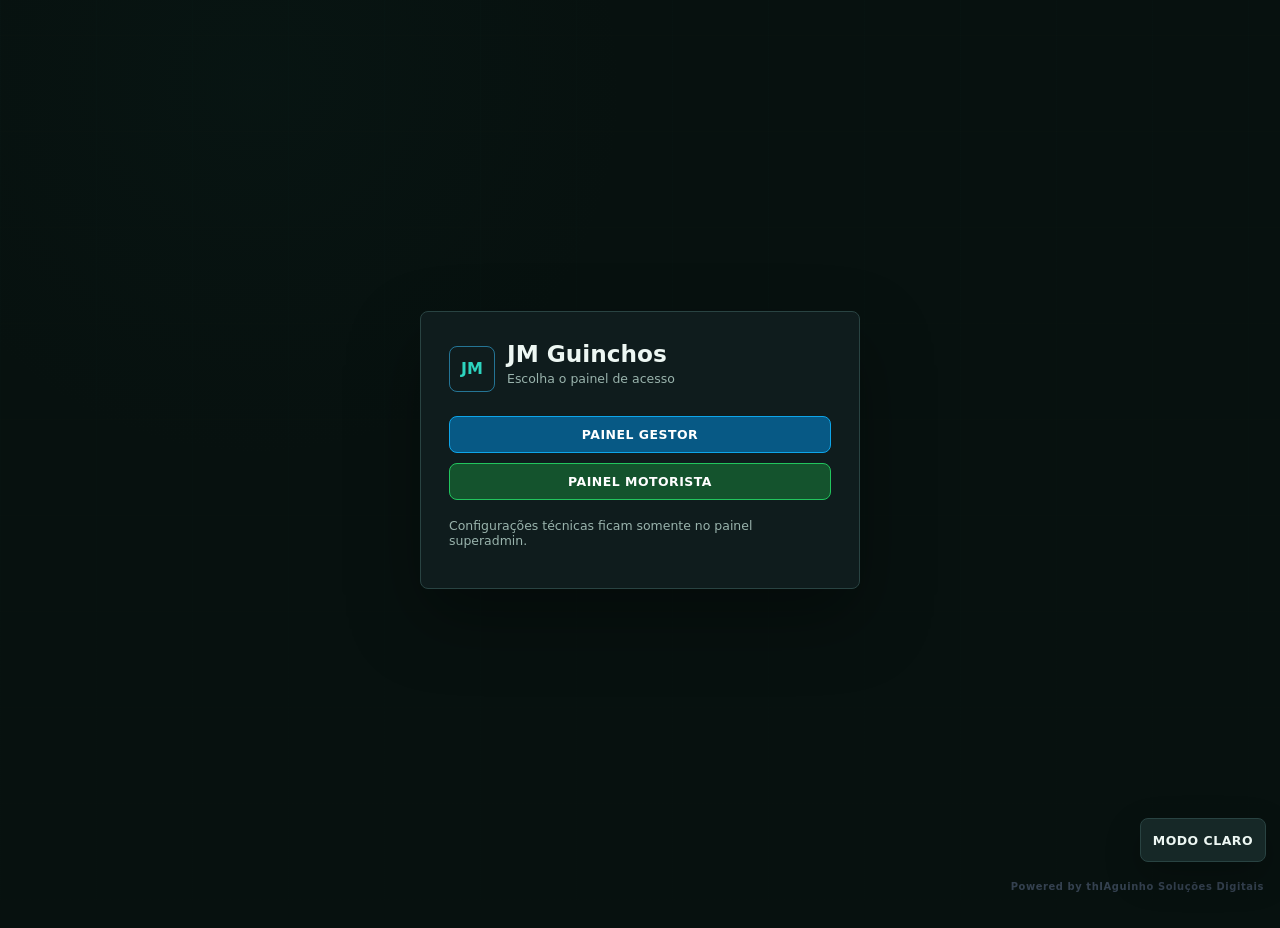
<file: index.html>
<!doctype html>
<html lang="pt-BR">
<head>
  <meta charset="utf-8">
  <meta name="viewport" content="width=device-width, initial-scale=1">
  <meta name="theme-color" content="#07111f">
  <title>JM Guinchos</title>
  <link rel="manifest" href="manifest.json?v=jm-fluxo-comercial-v6-laudos-financeiro">
  <link rel="icon" href="assets/icon.svg" type="image/svg+xml">
  <link rel="stylesheet" href="css/style.css?v=jm-fluxo-comercial-v6-laudos-financeiro">
</head>
<body>
  <section class="login">
    <div class="login-card">
      <div class="brand-row">
        <div class="brand-mark">JM</div>
        <div>
          <h1>JM Guinchos</h1>
          <p class="muted small">Escolha o painel de acesso</p>
        </div>
      </div>
      <div class="actions" style="display:grid;gap:10px">
        <a class="btn primary" style="text-align:center;text-decoration:none" href="jm.html">Painel gestor</a>
        <a class="btn good" style="text-align:center;text-decoration:none" href="motorista.html">Painel motorista</a>
      </div>
      <p class="muted small" style="margin-top:18px">Configurações técnicas ficam somente no painel superadmin.</p>
    </div>
  </section>
  <footer class="signature-footer" aria-hidden="true"></footer>
  <script src="js/utils.js?v=jm-fluxo-comercial-v6-laudos-financeiro"></script>
  <script>
    if ("serviceWorker" in navigator) navigator.serviceWorker.register("service-worker.js?v=jm-fluxo-comercial-v6-laudos-financeiro").catch(function(){});
  </script>
</body>
</html>
</file>
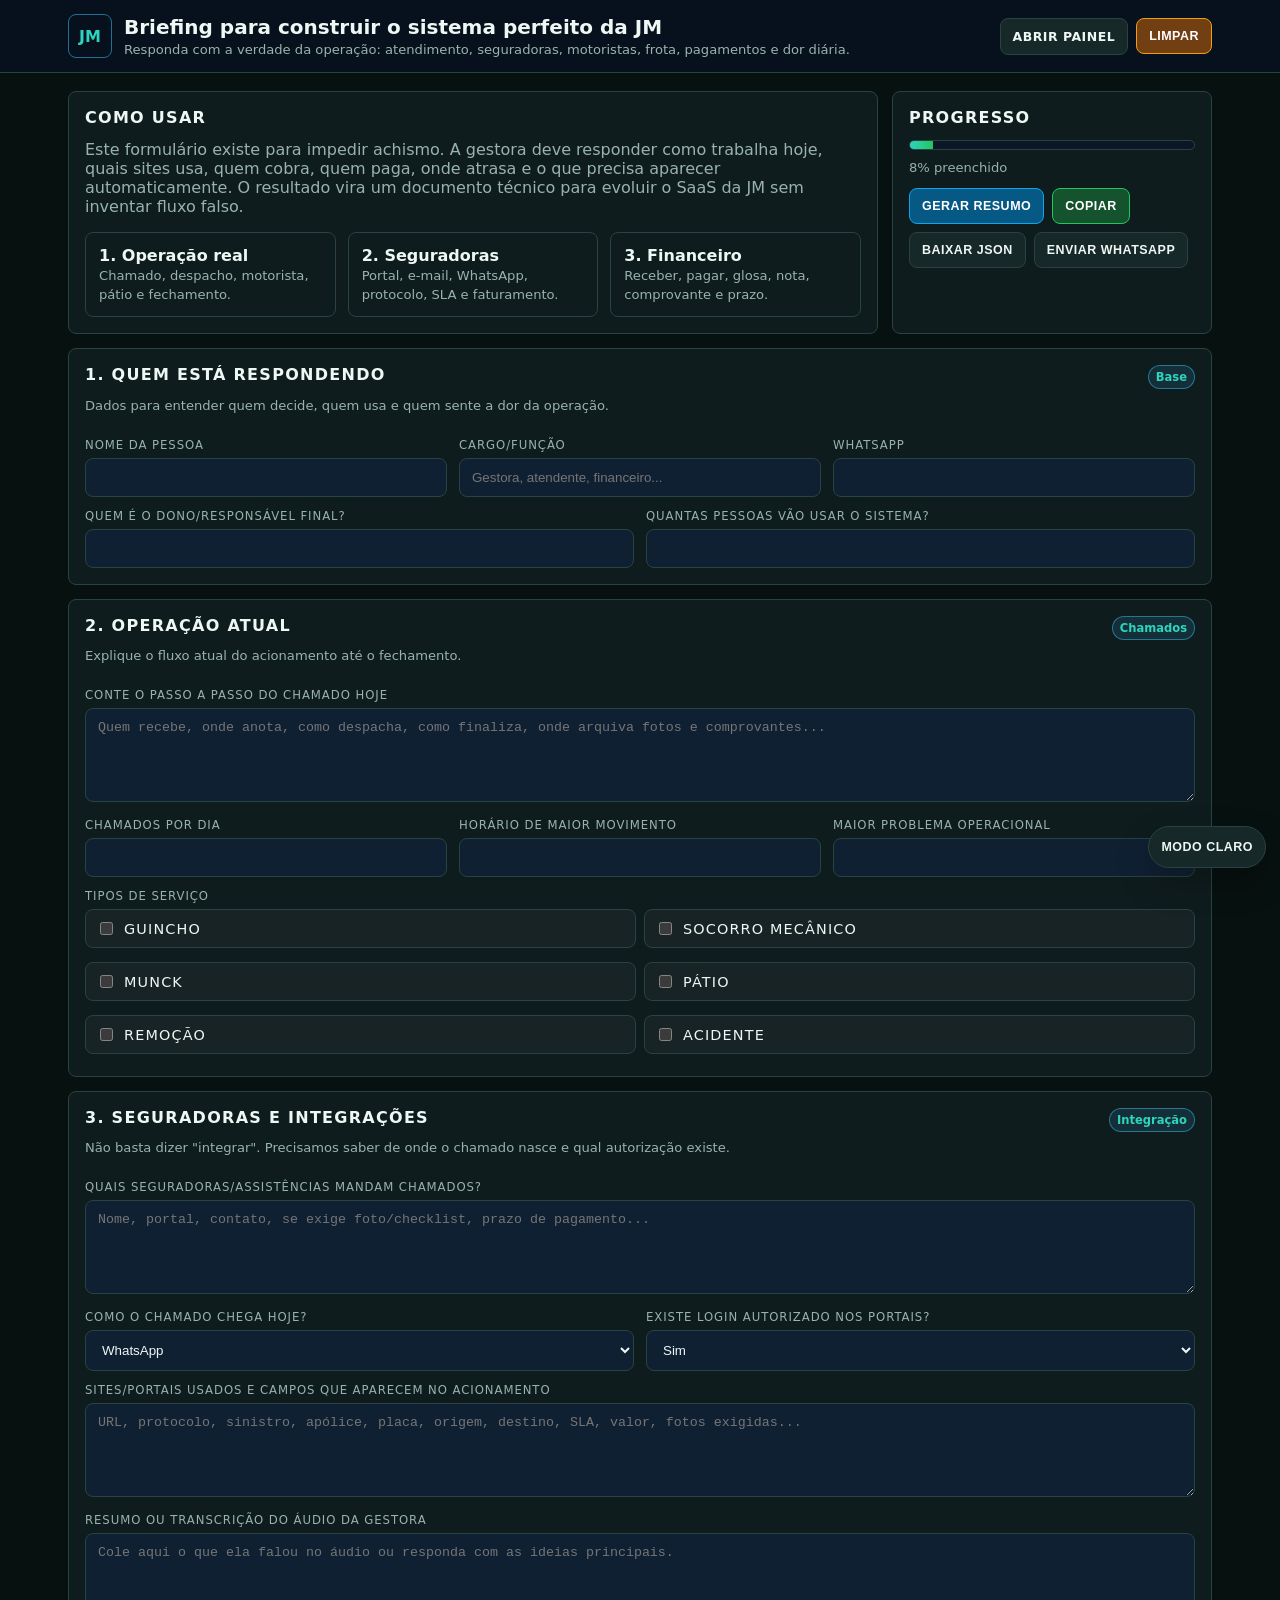
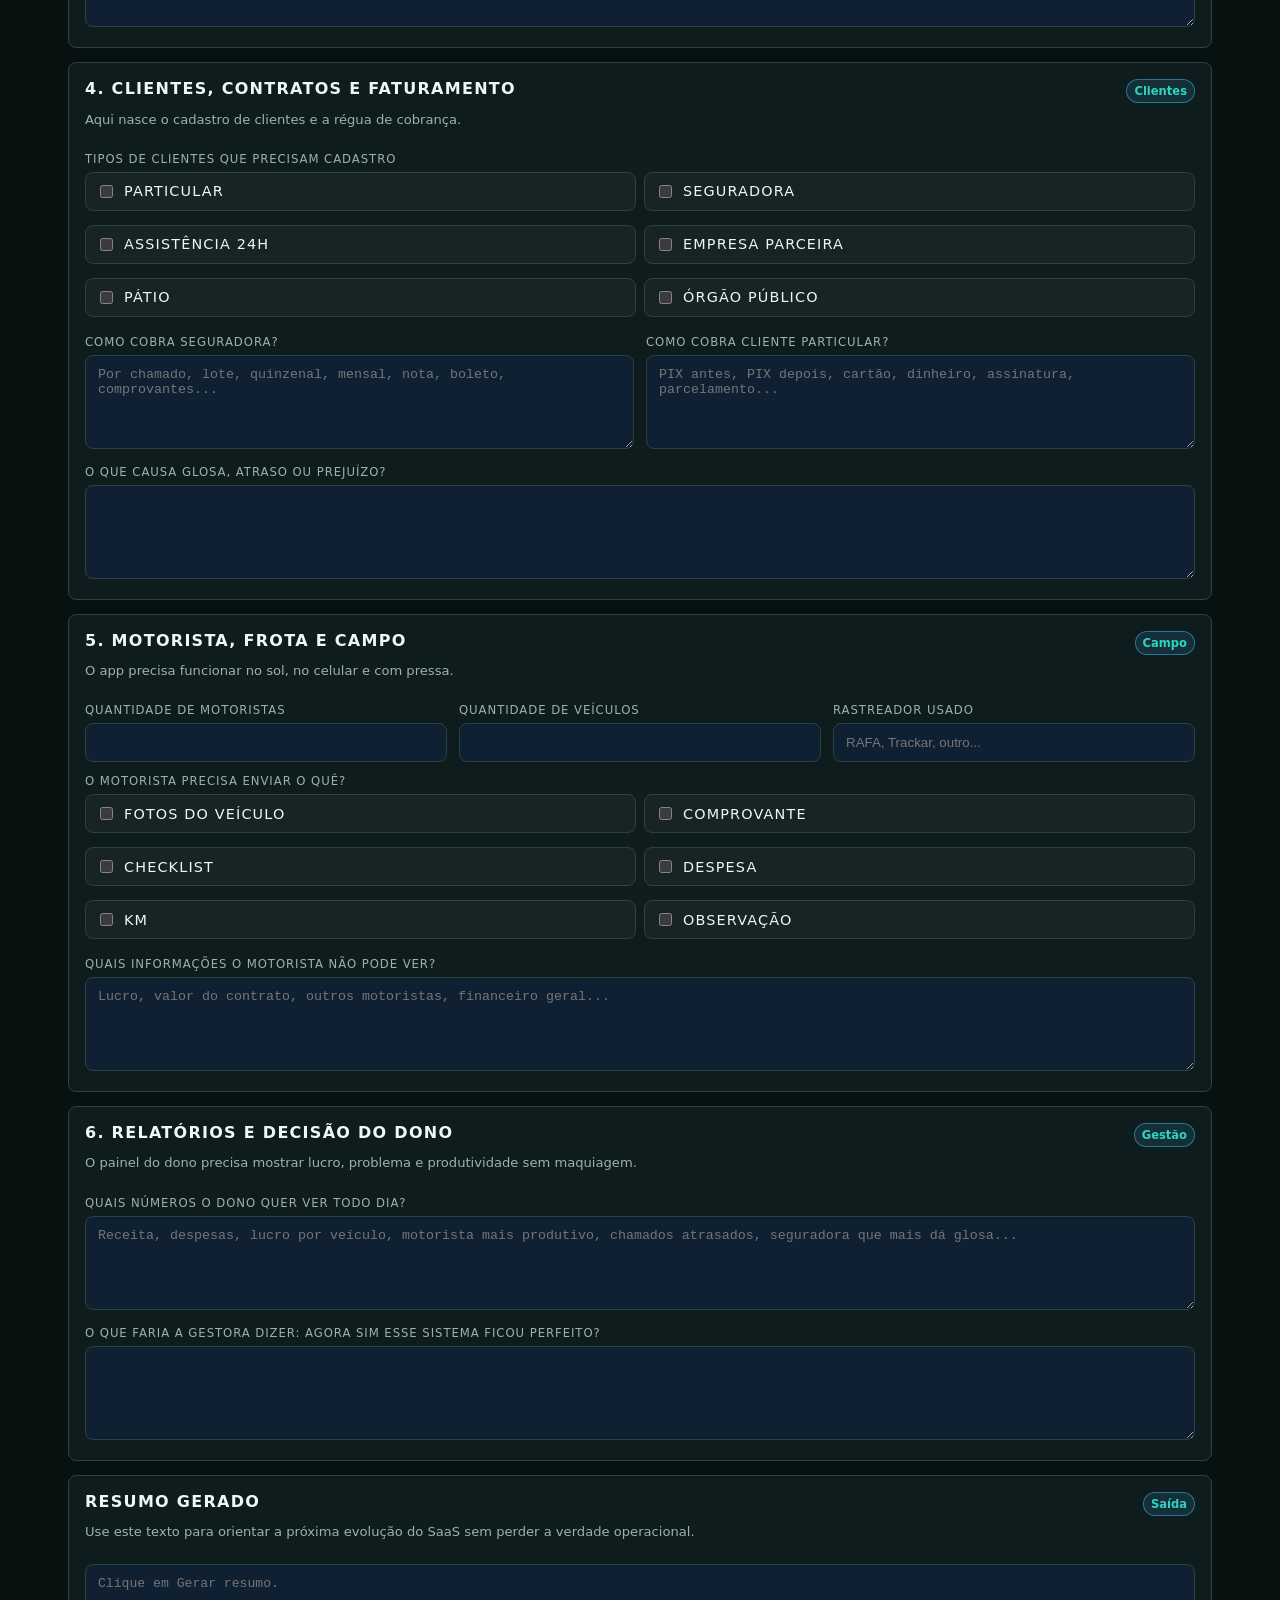
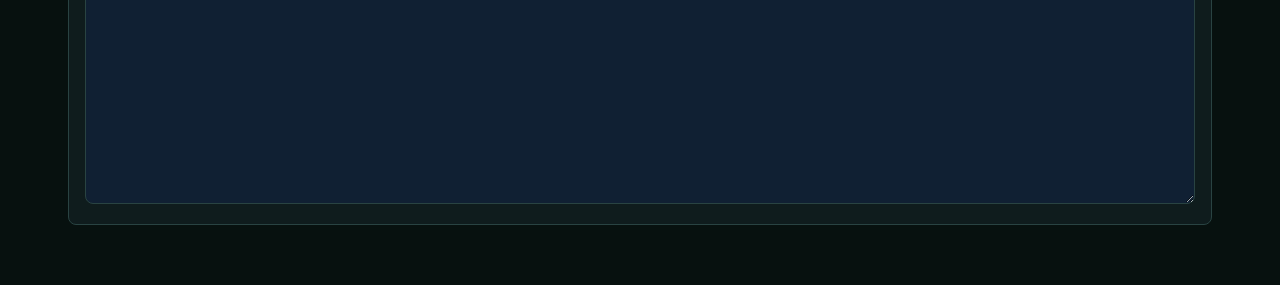
<file: formulario.html>
<!doctype html>
<html lang="pt-BR">
<head>
  <meta charset="utf-8">
  <meta name="viewport" content="width=device-width, initial-scale=1">
  <meta name="theme-color" content="#07110f">
  <title>JM Guinchos - Briefing do Sistema</title>
  <link rel="icon" href="assets/icon.svg" type="image/svg+xml">
  <style>
    :root {
      --bg:#07110f; --panel:#0f1c1d; --panel2:#162827; --line:#294342; --text:#edf7f3;
      --muted:#99b3ac; --accent:#2dd4bf; --green:#22c55e; --amber:#f59e0b; --red:#ef4444;
      --radius:8px;
    }
    html[data-theme="light"] {
      --bg:#f4f7fb; --panel:#ffffff; --panel2:#eef4f8; --line:#cbd8e3; --text:#0f172a;
      --muted:#526173; --accent:#087c89; --green:#15803d; --amber:#b45309; --red:#dc2626;
    }
    * { box-sizing:border-box; }
    body {
      margin:0;
      font-family:Inter, system-ui, -apple-system, BlinkMacSystemFont, "Segoe UI", sans-serif;
      background:var(--bg);
      color:var(--text);
      padding-bottom:28px;
    }
    header {
      position:sticky; top:0; z-index:10;
      border-bottom:1px solid var(--line);
      background:rgba(7,17,31,.94);
      backdrop-filter:blur(10px);
    }
    .top {
      max-width:1180px; margin:0 auto; padding:14px 18px;
      display:flex; align-items:center; justify-content:space-between; gap:12px;
    }
    .brand { display:flex; align-items:center; gap:12px; }
    .mark {
      width:44px; height:44px; display:grid; place-items:center;
      border:1px solid rgba(56,189,248,.55); border-radius:var(--radius);
      color:var(--accent); font-weight:900;
    }
    h1,h2,h3,p { margin-top:0; }
    h1 { font-size:1.25rem; margin-bottom:3px; }
    h2 { font-size:1rem; letter-spacing:.08em; text-transform:uppercase; }
    .muted { color:var(--muted); }
    .small { font-size:.82rem; }
    .wrap { max-width:1180px; margin:0 auto; padding:18px; }
    .hero {
      display:grid; grid-template-columns:minmax(0,1fr) 320px; gap:14px; align-items:stretch;
      margin-bottom:14px;
    }
    .panel, .card {
      background:var(--panel); border:1px solid var(--line); border-radius:var(--radius);
    }
    .panel { padding:16px; }
    .card { padding:13px; }
    .grid { display:grid; grid-template-columns:repeat(12,minmax(0,1fr)); gap:12px; }
    .col-3 { grid-column:span 3; } .col-4 { grid-column:span 4; } .col-6 { grid-column:span 6; } .col-8 { grid-column:span 8; } .col-12 { grid-column:span 12; }
    label { display:block; color:var(--muted); font-size:.73rem; text-transform:uppercase; letter-spacing:.08em; margin:0 0 6px; }
    input, select, textarea {
      width:100%; border:1px solid var(--line); background:#102033; color:var(--text);
      border-radius:var(--radius); padding:11px 12px; outline:none;
    }
    textarea { min-height:94px; resize:vertical; }
    input:focus, select:focus, textarea:focus { border-color:var(--accent); box-shadow:0 0 0 3px rgba(56,189,248,.12); }
    .checks { display:grid; grid-template-columns:repeat(2,minmax(0,1fr)); gap:8px; }
    .check {
      display:flex; align-items:center; gap:8px; padding:9px 10px; border:1px solid var(--line);
      border-radius:var(--radius); background:rgba(255,255,255,.03); color:var(--text); font-size:.9rem;
    }
    .check input { width:auto; }
    .actions { display:flex; flex-wrap:wrap; gap:8px; align-items:center; }
    .btn {
      border:1px solid var(--line); background:var(--panel2); color:var(--text);
      padding:10px 12px; border-radius:var(--radius); font-weight:850; cursor:pointer;
      text-transform:uppercase; letter-spacing:.04em; font-size:.78rem; text-decoration:none;
    }
    .btn.primary { background:#075985; border-color:#0ea5e9; color:#fff; }
    .btn.good { background:#14532d; border-color:#22c55e; color:#fff; }
    .btn.warn { background:#713f12; border-color:#f59e0b; color:#fff; }
    .progress { height:10px; background:#0b1626; border:1px solid var(--line); border-radius:999px; overflow:hidden; }
    .progress span { display:block; height:100%; width:0; background:linear-gradient(90deg,var(--accent),var(--green)); transition:.2s; }
    .section { margin-bottom:14px; }
    .section-head { display:flex; justify-content:space-between; align-items:flex-start; gap:12px; margin-bottom:12px; }
    .badge {
      display:inline-flex; align-items:center; padding:4px 7px; border-radius:999px; border:1px solid rgba(56,189,248,.5);
      background:rgba(56,189,248,.12); color:var(--accent); font-weight:800; font-size:.72rem;
    }
    .output { min-height:240px; white-space:pre-wrap; font-family:Consolas, "Courier New", monospace; font-size:.82rem; }
    .signature {
      position:fixed; right:14px; bottom:7px; color:rgba(141,162,189,.78);
      font-size:.66rem; font-weight:850; letter-spacing:.08em; text-transform:uppercase;
    }
    .theme-toggle { position:fixed; right:14px; bottom:32px; z-index:30; min-height:42px; border-radius:999px; box-shadow:0 14px 34px rgba(0,0,0,.24); }
    html[data-theme="light"] header { background:rgba(244,247,251,.94); }
    html[data-theme="light"] input, html[data-theme="light"] select, html[data-theme="light"] textarea { background:#fff; color:var(--text); border-color:#bed0df; }
    @media (max-width:900px) {
      .hero { grid-template-columns:1fr; }
      .col-3,.col-4,.col-6,.col-8 { grid-column:span 12; }
      .checks { grid-template-columns:1fr; }
      .top { align-items:flex-start; flex-direction:column; }
      .actions .btn { width:100%; text-align:center; }
      .signature { left:0; right:0; text-align:center; font-size:.58rem; }
    }
  </style>
</head>
<body>
  <header>
    <div class="top">
      <div class="brand">
        <div class="mark">JM</div>
        <div>
          <h1>Briefing para construir o sistema perfeito da JM</h1>
          <div class="muted small">Responda com a verdade da operação: atendimento, seguradoras, motoristas, frota, pagamentos e dor diária.</div>
        </div>
      </div>
      <div class="actions">
        <a class="btn" href="jm.html">Abrir painel</a>
        <button class="btn warn" id="clearBtn" type="button">Limpar</button>
      </div>
    </div>
  </header>

  <main class="wrap">
    <section class="hero">
      <div class="panel">
        <h2>Como usar</h2>
        <p class="muted">Este formulário existe para impedir achismo. A gestora deve responder como trabalha hoje, quais sites usa, quem cobra, quem paga, onde atrasa e o que precisa aparecer automaticamente. O resultado vira um documento técnico para evoluir o SaaS da JM sem inventar fluxo falso.</p>
        <div class="grid">
          <div class="card col-4"><b>1. Operação real</b><br><span class="muted small">Chamado, despacho, motorista, pátio e fechamento.</span></div>
          <div class="card col-4"><b>2. Seguradoras</b><br><span class="muted small">Portal, e-mail, WhatsApp, protocolo, SLA e faturamento.</span></div>
          <div class="card col-4"><b>3. Financeiro</b><br><span class="muted small">Receber, pagar, glosa, nota, comprovante e prazo.</span></div>
        </div>
      </div>
      <aside class="panel">
        <h2>Progresso</h2>
        <div class="progress"><span id="progressBar"></span></div>
        <p class="muted small" id="progressText" style="margin-top:10px">0% preenchido</p>
        <div class="actions">
          <button class="btn primary" id="buildBtn" type="button">Gerar resumo</button>
          <button class="btn good" id="copyBtn" type="button">Copiar</button>
          <button class="btn" id="downloadBtn" type="button">Baixar JSON</button>
          <button class="btn" id="whatsappBtn" type="button">Enviar WhatsApp</button>
        </div>
      </aside>
    </section>

    <form id="briefingForm">
      <section class="panel section">
        <div class="section-head"><div><h2>1. Quem está respondendo</h2><p class="muted small">Dados para entender quem decide, quem usa e quem sente a dor da operação.</p></div><span class="badge">Base</span></div>
        <div class="grid">
          <div class="col-4"><label>Nome da pessoa</label><input name="respondenteNome" required></div>
          <div class="col-4"><label>Cargo/função</label><input name="respondenteCargo" placeholder="Gestora, atendente, financeiro..."></div>
          <div class="col-4"><label>WhatsApp</label><input name="respondenteWhatsapp" inputmode="tel"></div>
          <div class="col-6"><label>Quem é o dono/responsável final?</label><input name="donoResponsavel"></div>
          <div class="col-6"><label>Quantas pessoas vão usar o sistema?</label><input name="usuariosQuantidade" inputmode="numeric"></div>
        </div>
      </section>

      <section class="panel section">
        <div class="section-head"><div><h2>2. Operação atual</h2><p class="muted small">Explique o fluxo atual do acionamento até o fechamento.</p></div><span class="badge">Chamados</span></div>
        <div class="grid">
          <div class="col-12"><label>Conte o passo a passo do chamado hoje</label><textarea name="fluxoAtual" required placeholder="Quem recebe, onde anota, como despacha, como finaliza, onde arquiva fotos e comprovantes..."></textarea></div>
          <div class="col-4"><label>Chamados por dia</label><input name="chamadosDia" inputmode="numeric"></div>
          <div class="col-4"><label>Horário de maior movimento</label><input name="picoOperacao"></div>
          <div class="col-4"><label>Maior problema operacional</label><input name="maiorProblemaOperacional"></div>
          <div class="col-12"><label>Tipos de serviço</label><div class="checks">
            <label class="check"><input type="checkbox" name="servicos" value="Guincho"> Guincho</label>
            <label class="check"><input type="checkbox" name="servicos" value="Socorro mecânico"> Socorro mecânico</label>
            <label class="check"><input type="checkbox" name="servicos" value="Munck"> Munck</label>
            <label class="check"><input type="checkbox" name="servicos" value="Pátio"> Pátio</label>
            <label class="check"><input type="checkbox" name="servicos" value="Remoção"> Remoção</label>
            <label class="check"><input type="checkbox" name="servicos" value="Acidente"> Acidente</label>
          </div></div>
        </div>
      </section>

      <section class="panel section">
        <div class="section-head"><div><h2>3. Seguradoras e integrações</h2><p class="muted small">Não basta dizer "integrar". Precisamos saber de onde o chamado nasce e qual autorização existe.</p></div><span class="badge">Integração</span></div>
        <div class="grid">
          <div class="col-12"><label>Quais seguradoras/assistências mandam chamados?</label><textarea name="seguradorasLista" placeholder="Nome, portal, contato, se exige foto/checklist, prazo de pagamento..."></textarea></div>
          <div class="col-6"><label>Como o chamado chega hoje?</label><select name="entradaChamado"><option>WhatsApp</option><option>E-mail</option><option>Portal da seguradora</option><option>Telefone</option><option>API/webhook</option><option>Misto</option></select></div>
          <div class="col-6"><label>Existe login autorizado nos portais?</label><select name="loginPortais"><option>Sim</option><option>Não</option><option>Alguns</option><option>Não sei</option></select></div>
          <div class="col-12"><label>Sites/portais usados e campos que aparecem no acionamento</label><textarea name="portaisCampos" placeholder="URL, protocolo, sinistro, apólice, placa, origem, destino, SLA, valor, fotos exigidas..."></textarea></div>
          <div class="col-12"><label>Resumo ou transcrição do áudio da gestora</label><textarea name="audioResumo" placeholder="Cole aqui o que ela falou no áudio ou responda com as ideias principais."></textarea></div>
        </div>
      </section>

      <section class="panel section">
        <div class="section-head"><div><h2>4. Clientes, contratos e faturamento</h2><p class="muted small">Aqui nasce o cadastro de clientes e a régua de cobrança.</p></div><span class="badge">Clientes</span></div>
        <div class="grid">
          <div class="col-12"><label>Tipos de clientes que precisam cadastro</label><div class="checks">
            <label class="check"><input type="checkbox" name="tiposClientes" value="Particular"> Particular</label>
            <label class="check"><input type="checkbox" name="tiposClientes" value="Seguradora"> Seguradora</label>
            <label class="check"><input type="checkbox" name="tiposClientes" value="Assistência 24h"> Assistência 24h</label>
            <label class="check"><input type="checkbox" name="tiposClientes" value="Empresa parceira"> Empresa parceira</label>
            <label class="check"><input type="checkbox" name="tiposClientes" value="Pátio"> Pátio</label>
            <label class="check"><input type="checkbox" name="tiposClientes" value="Órgão público"> Órgão público</label>
          </div></div>
          <div class="col-6"><label>Como cobra seguradora?</label><textarea name="cobrancaSeguradora" placeholder="Por chamado, lote, quinzenal, mensal, nota, boleto, comprovantes..."></textarea></div>
          <div class="col-6"><label>Como cobra cliente particular?</label><textarea name="cobrancaParticular" placeholder="PIX antes, PIX depois, cartão, dinheiro, assinatura, parcelamento..."></textarea></div>
          <div class="col-12"><label>O que causa glosa, atraso ou prejuízo?</label><textarea name="glosasPrejuizos"></textarea></div>
        </div>
      </section>

      <section class="panel section">
        <div class="section-head"><div><h2>5. Motorista, frota e campo</h2><p class="muted small">O app precisa funcionar no sol, no celular e com pressa.</p></div><span class="badge">Campo</span></div>
        <div class="grid">
          <div class="col-4"><label>Quantidade de motoristas</label><input name="motoristasQuantidade" inputmode="numeric"></div>
          <div class="col-4"><label>Quantidade de veículos</label><input name="veiculosQuantidade" inputmode="numeric"></div>
          <div class="col-4"><label>Rastreador usado</label><input name="rastreador" placeholder="RAFA, Trackar, outro..."></div>
          <div class="col-12"><label>O motorista precisa enviar o quê?</label><div class="checks">
            <label class="check"><input type="checkbox" name="motoristaEnvia" value="Fotos do veículo"> Fotos do veículo</label>
            <label class="check"><input type="checkbox" name="motoristaEnvia" value="Comprovante"> Comprovante</label>
            <label class="check"><input type="checkbox" name="motoristaEnvia" value="Checklist"> Checklist</label>
            <label class="check"><input type="checkbox" name="motoristaEnvia" value="Despesa"> Despesa</label>
            <label class="check"><input type="checkbox" name="motoristaEnvia" value="KM"> KM</label>
            <label class="check"><input type="checkbox" name="motoristaEnvia" value="Observação"> Observação</label>
          </div></div>
          <div class="col-12"><label>Quais informações o motorista não pode ver?</label><textarea name="restricoesMotorista" placeholder="Lucro, valor do contrato, outros motoristas, financeiro geral..."></textarea></div>
        </div>
      </section>

      <section class="panel section">
        <div class="section-head"><div><h2>6. Relatórios e decisão do dono</h2><p class="muted small">O painel do dono precisa mostrar lucro, problema e produtividade sem maquiagem.</p></div><span class="badge">Gestão</span></div>
        <div class="grid">
          <div class="col-12"><label>Quais números o dono quer ver todo dia?</label><textarea name="kpisDono" placeholder="Receita, despesas, lucro por veículo, motorista mais produtivo, chamados atrasados, seguradora que mais dá glosa..."></textarea></div>
          <div class="col-12"><label>O que faria a gestora dizer: agora sim esse sistema ficou perfeito?</label><textarea name="definicaoSucesso" required></textarea></div>
        </div>
      </section>
    </form>

    <section class="panel section">
      <div class="section-head"><div><h2>Resumo gerado</h2><p class="muted small">Use este texto para orientar a próxima evolução do SaaS sem perder a verdade operacional.</p></div><span class="badge">Saída</span></div>
      <textarea id="output" class="output" readonly placeholder="Clique em Gerar resumo."></textarea>
    </section>
  </main>

  <div class="signature" aria-hidden="true"></div>

  <script>
    (function () {
      "use strict";
      const STORAGE_KEY = "jm_guinchos_briefing_v1";
      const form = document.getElementById("briefingForm");
      const output = document.getElementById("output");
      const progressBar = document.getElementById("progressBar");
      const progressText = document.getElementById("progressText");

      function fields() {
        return Array.from(form.querySelectorAll("input, select, textarea"));
      }

      function collect() {
        const data = {};
        fields().forEach((field) => {
          if (field.type === "checkbox") {
            data[field.name] = data[field.name] || [];
            if (field.checked) data[field.name].push(field.value);
            return;
          }
          data[field.name] = field.value.trim();
        });
        data.generatedAt = new Date().toISOString();
        return data;
      }

      function apply(data) {
        if (!data) return;
        fields().forEach((field) => {
          if (field.type === "checkbox") {
            field.checked = Array.isArray(data[field.name]) && data[field.name].includes(field.value);
            return;
          }
          if (data[field.name] != null) field.value = data[field.name];
        });
        updateProgress();
      }

      function updateProgress() {
        const all = fields().filter((f) => f.type !== "checkbox");
        const filled = all.filter((f) => String(f.value || "").trim()).length;
        const checks = Array.from(form.querySelectorAll("input[type='checkbox']"));
        const groups = Array.from(new Set(checks.map((c) => c.name)));
        const checkedGroups = groups.filter((name) => checks.some((c) => c.name === name && c.checked)).length;
        const total = all.length + groups.length;
        const done = filled + checkedGroups;
        const pct = total ? Math.round((done / total) * 100) : 0;
        progressBar.style.width = pct + "%";
        progressText.textContent = pct + "% preenchido";
      }

      function save() {
        localStorage.setItem(STORAGE_KEY, JSON.stringify(collect()));
        updateProgress();
      }

      function summary(data) {
        return [
          "BRIEFING JM GUINCHOS - SISTEMA 100/10",
          "",
          "RESPONDENTE",
          "- Nome: " + (data.respondenteNome || ""),
          "- Cargo: " + (data.respondenteCargo || ""),
          "- WhatsApp: " + (data.respondenteWhatsapp || ""),
          "- Responsável final: " + (data.donoResponsavel || ""),
          "- Usuários previstos: " + (data.usuariosQuantidade || ""),
          "",
          "OPERAÇÃO",
          "- Fluxo atual: " + (data.fluxoAtual || ""),
          "- Chamados/dia: " + (data.chamadosDia || ""),
          "- Pico: " + (data.picoOperacao || ""),
          "- Maior problema: " + (data.maiorProblemaOperacional || ""),
          "- Serviços: " + ((data.servicos || []).join(", ") || ""),
          "",
          "SEGURADORAS E INTEGRAÇÕES",
          "- Seguradoras: " + (data.seguradorasLista || ""),
          "- Entrada do chamado: " + (data.entradaChamado || ""),
          "- Login nos portais: " + (data.loginPortais || ""),
          "- Portais/campos: " + (data.portaisCampos || ""),
          "- Áudio/resumo da gestora: " + (data.audioResumo || ""),
          "",
          "CLIENTES E FINANCEIRO",
          "- Tipos de cliente: " + ((data.tiposClientes || []).join(", ") || ""),
          "- Cobrança seguradora: " + (data.cobrancaSeguradora || ""),
          "- Cobrança particular: " + (data.cobrancaParticular || ""),
          "- Glosas/prejuízos: " + (data.glosasPrejuizos || ""),
          "",
          "MOTORISTA E FROTA",
          "- Motoristas: " + (data.motoristasQuantidade || ""),
          "- Veículos: " + (data.veiculosQuantidade || ""),
          "- Rastreador: " + (data.rastreador || ""),
          "- Motorista envia: " + ((data.motoristaEnvia || []).join(", ") || ""),
          "- Restrições motorista: " + (data.restricoesMotorista || ""),
          "",
          "GESTÃO",
          "- KPIs do dono: " + (data.kpisDono || ""),
          "- Definição de sucesso: " + (data.definicaoSucesso || "")
        ].join("\n");
      }

      function generate() {
        const data = collect();
        output.value = summary(data);
        localStorage.setItem(STORAGE_KEY, JSON.stringify(data));
        return data;
      }

      form.addEventListener("input", save);
      document.getElementById("buildBtn").onclick = generate;
      document.getElementById("copyBtn").onclick = async () => {
        if (!output.value) generate();
        await navigator.clipboard.writeText(output.value).catch(() => {});
      };
      document.getElementById("downloadBtn").onclick = () => {
        const data = generate();
        const blob = new Blob([JSON.stringify(data, null, 2)], { type: "application/json" });
        const a = document.createElement("a");
        a.href = URL.createObjectURL(blob);
        a.download = "briefing-jm-guinchos.json";
        a.click();
        URL.revokeObjectURL(a.href);
      };
      document.getElementById("whatsappBtn").onclick = () => {
        if (!output.value) generate();
        const text = encodeURIComponent(output.value.slice(0, 3500));
        const win = window.open("https://wa.me/?text=" + text, "_blank", "noopener,noreferrer");
        if (win) win.opener = null;
      };
      document.getElementById("clearBtn").onclick = () => {
        if (!confirm("Limpar todas as respostas deste navegador?")) return;
        localStorage.removeItem(STORAGE_KEY);
        form.reset();
        output.value = "";
        updateProgress();
      };
      apply(JSON.parse(localStorage.getItem(STORAGE_KEY) || "null"));
      updateProgress();
      const themeBtn = document.createElement("button");
      themeBtn.type = "button";
      themeBtn.className = "btn theme-toggle";
      function applyTheme(theme) {
        const next = theme === "light" ? "light" : "dark";
        document.documentElement.setAttribute("data-theme", next);
        document.documentElement.style.colorScheme = next;
        localStorage.setItem("jm-theme", next);
        themeBtn.textContent = next === "light" ? "Modo escuro" : "Modo claro";
      }
      applyTheme(localStorage.getItem("jm-theme") || "dark");
      themeBtn.onclick = () => applyTheme(document.documentElement.getAttribute("data-theme") === "light" ? "dark" : "light");
      document.body.appendChild(themeBtn);
    }());
  </script>
</body>
</html>
</file>
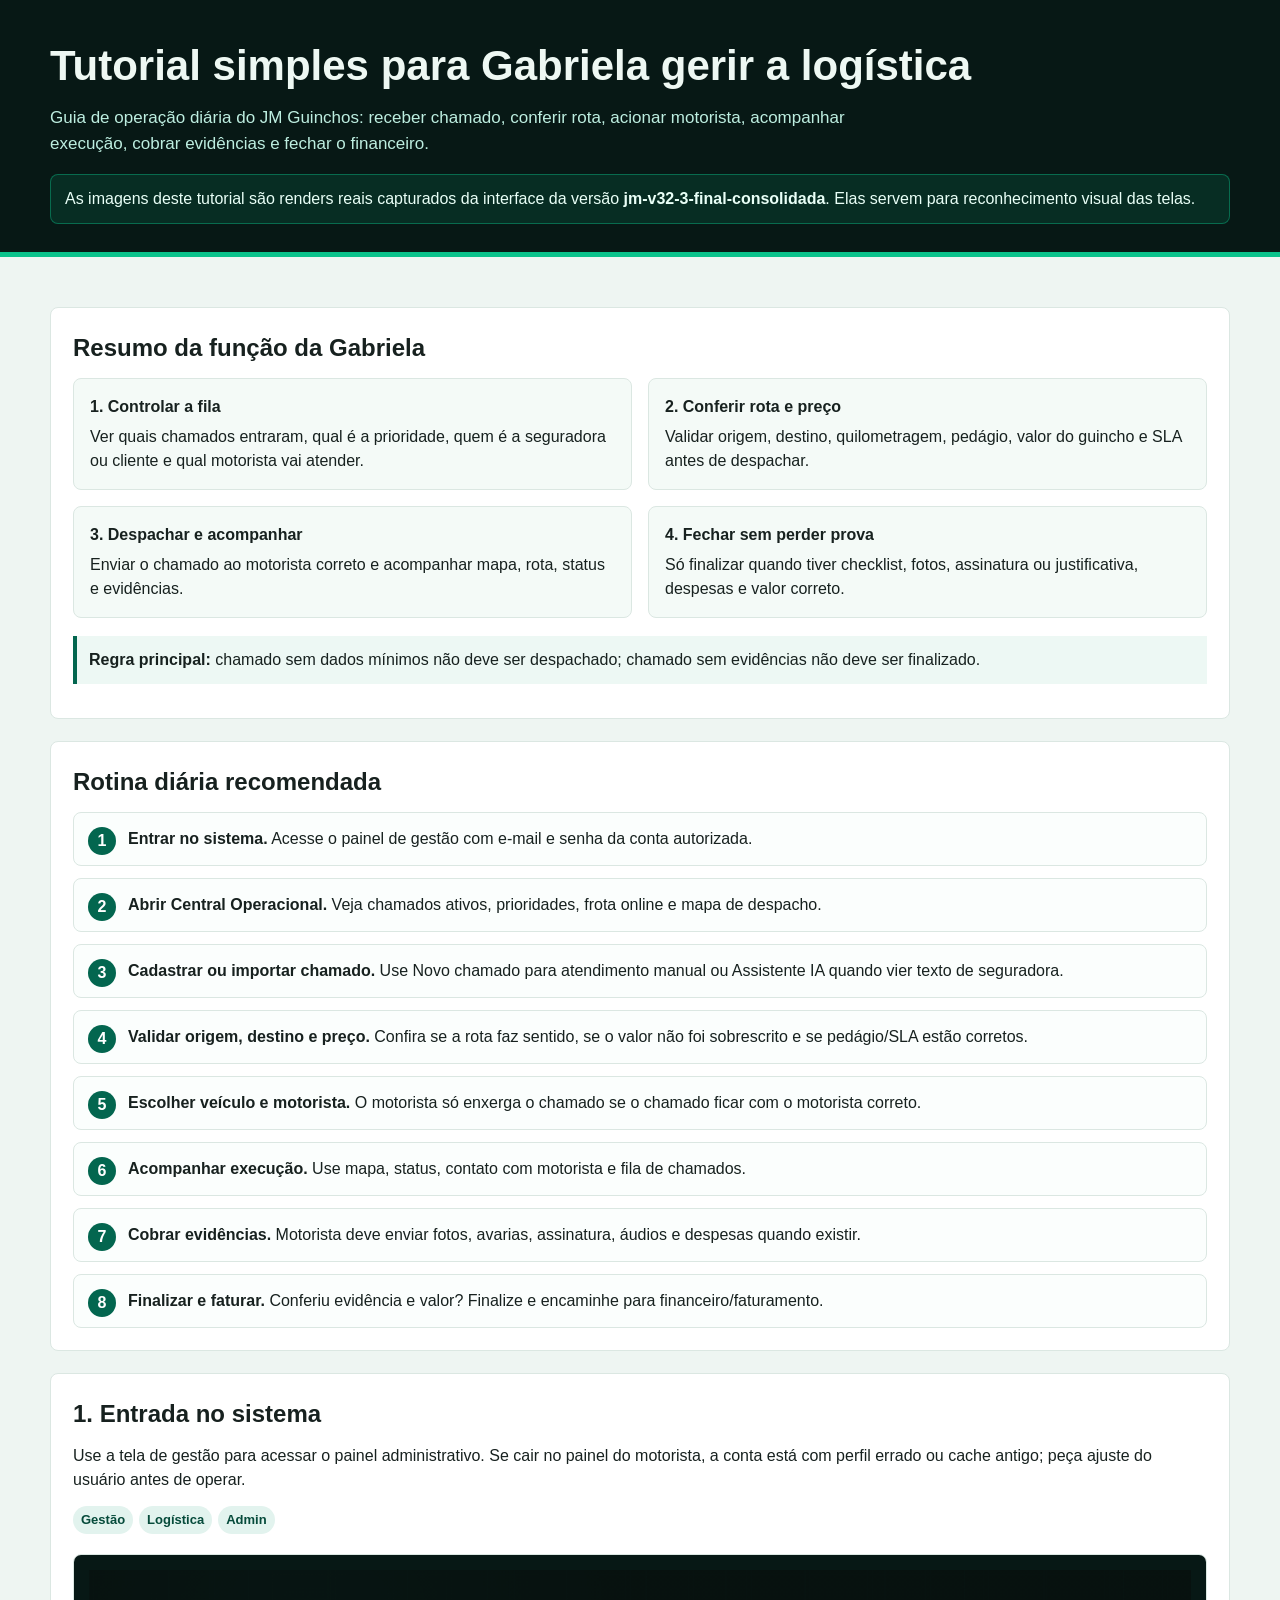
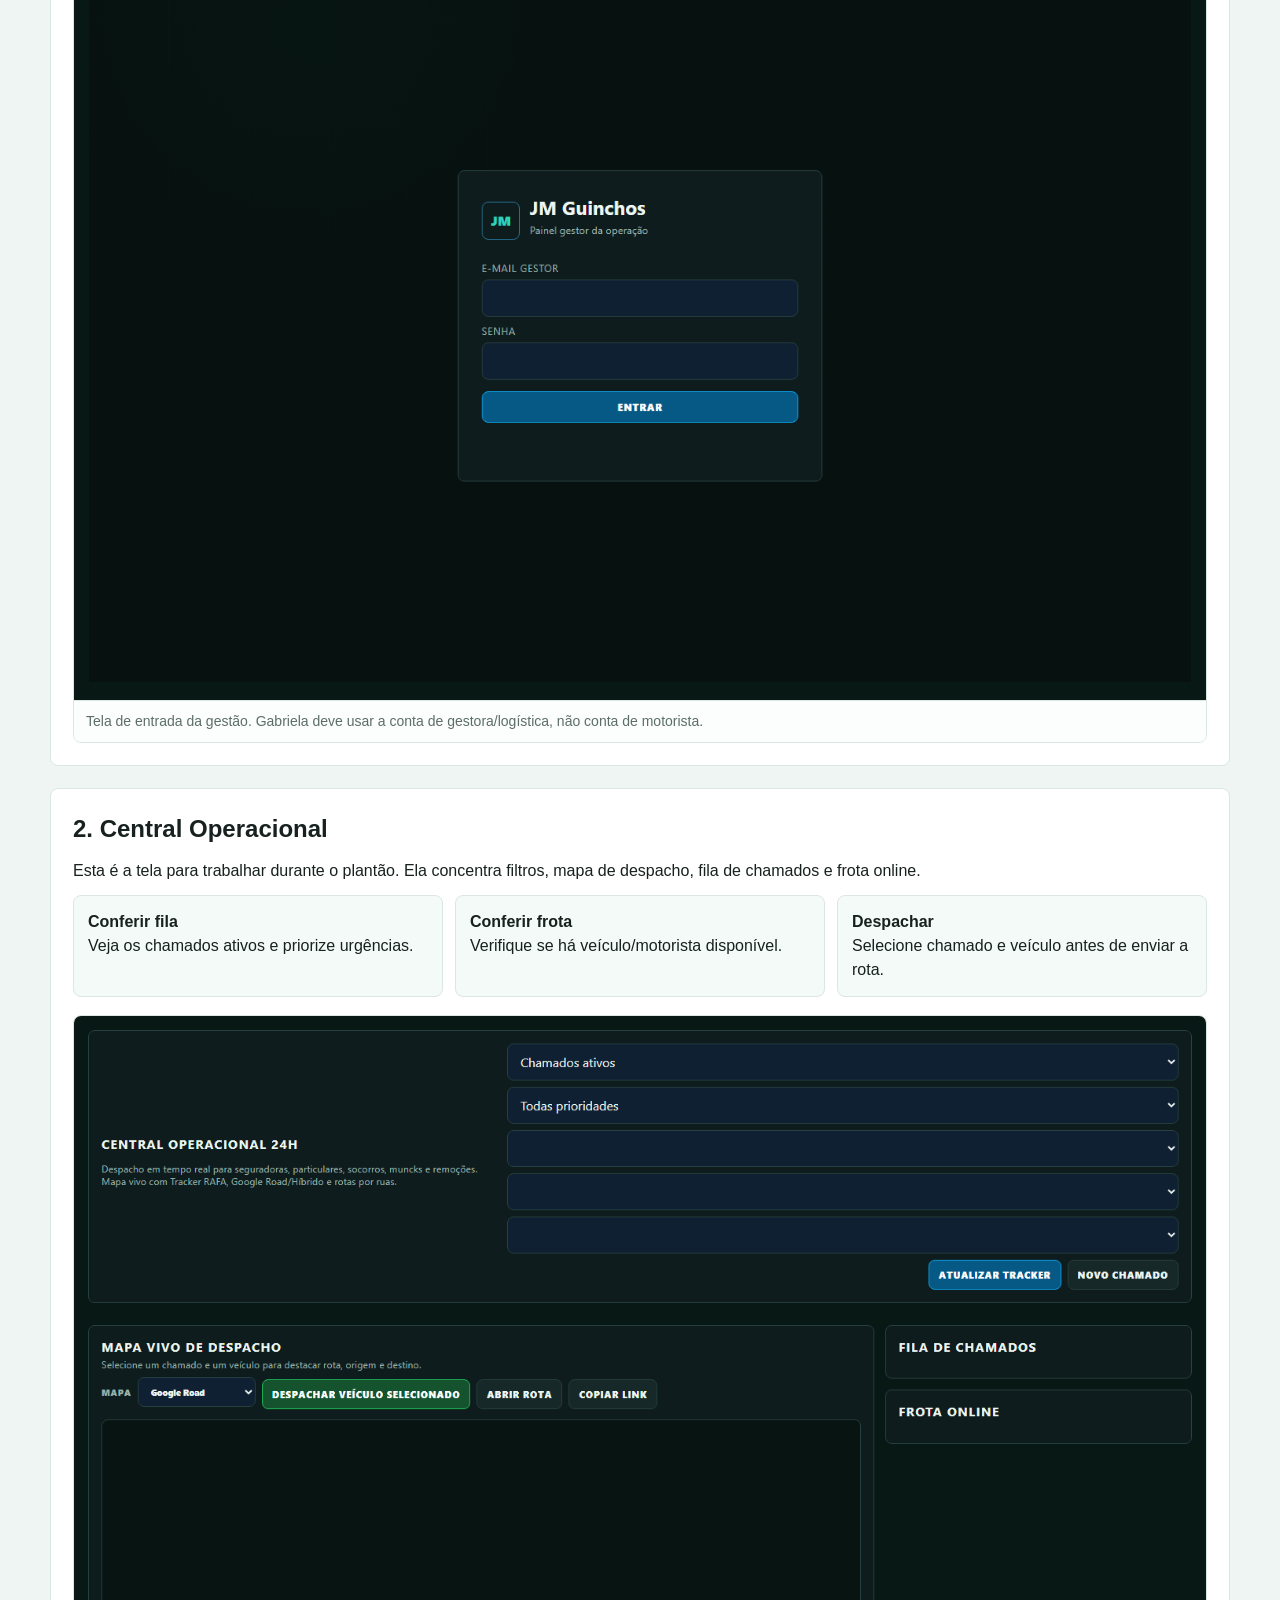
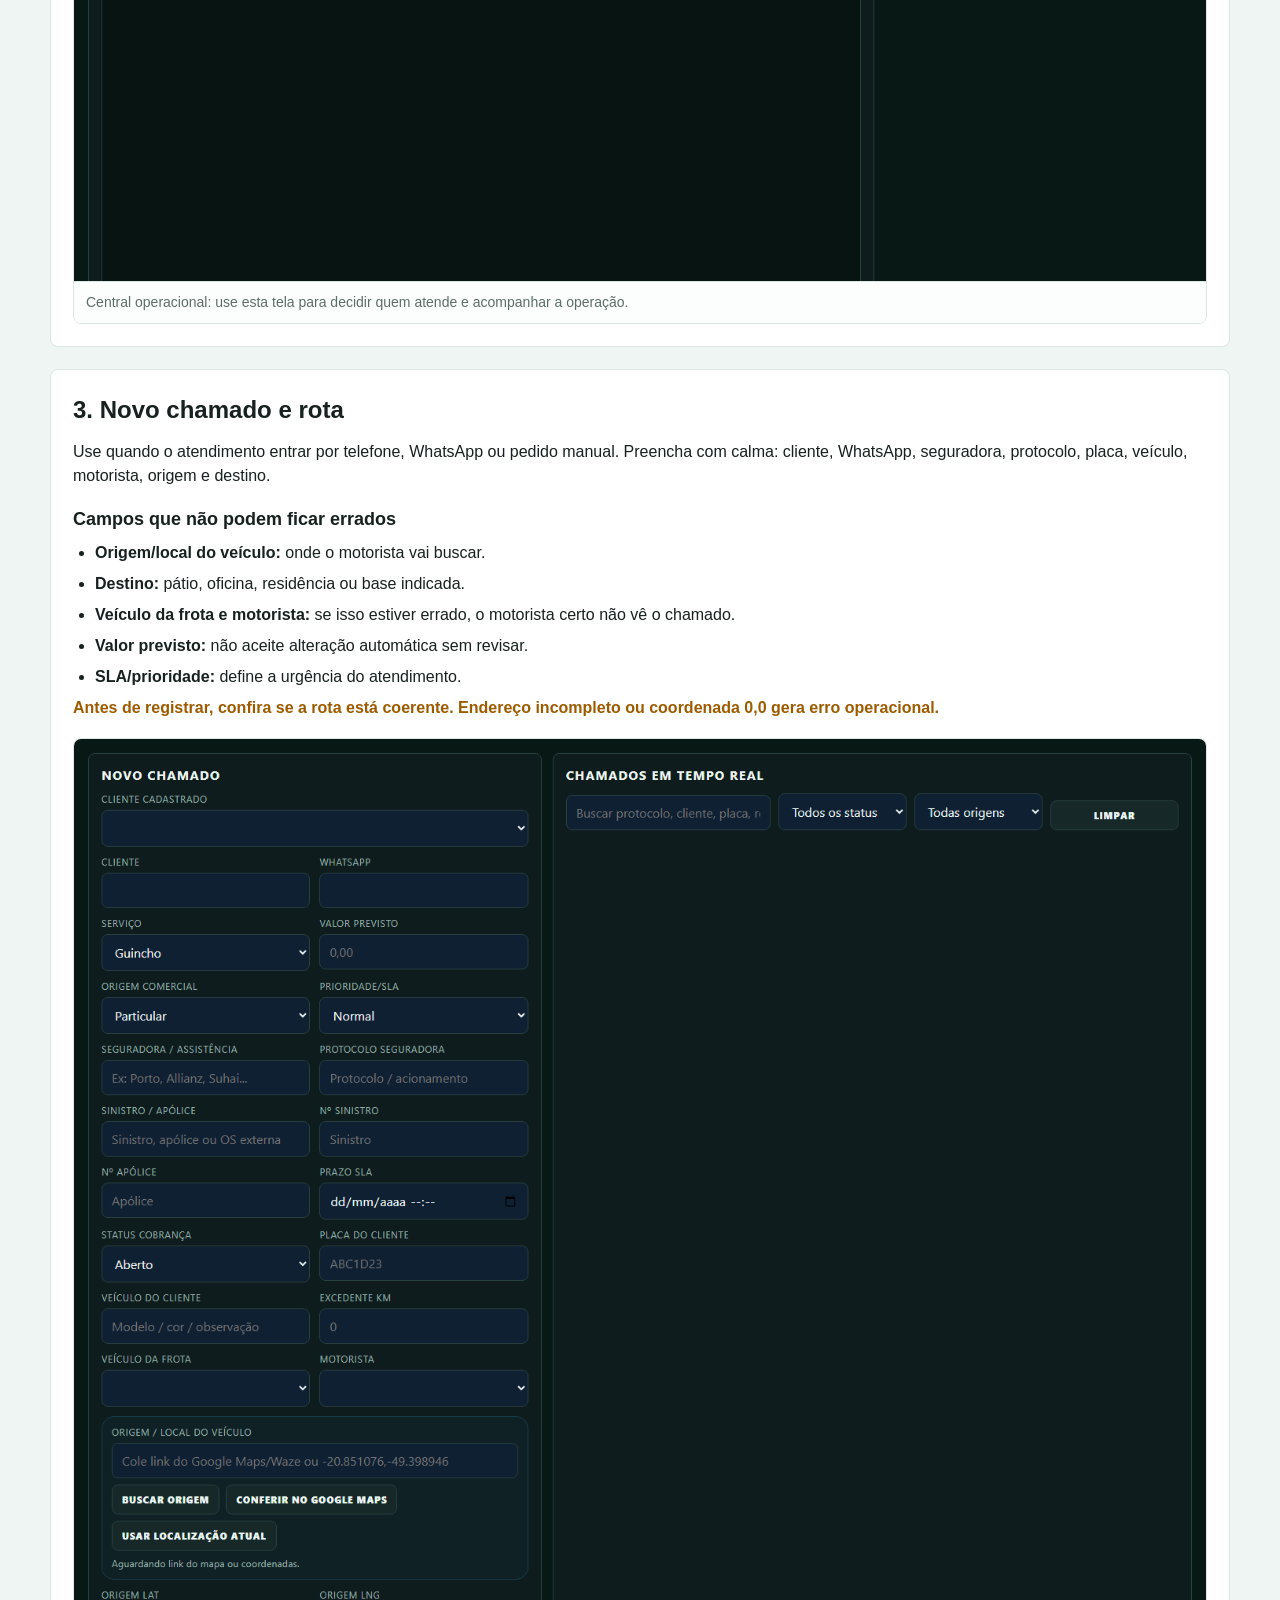
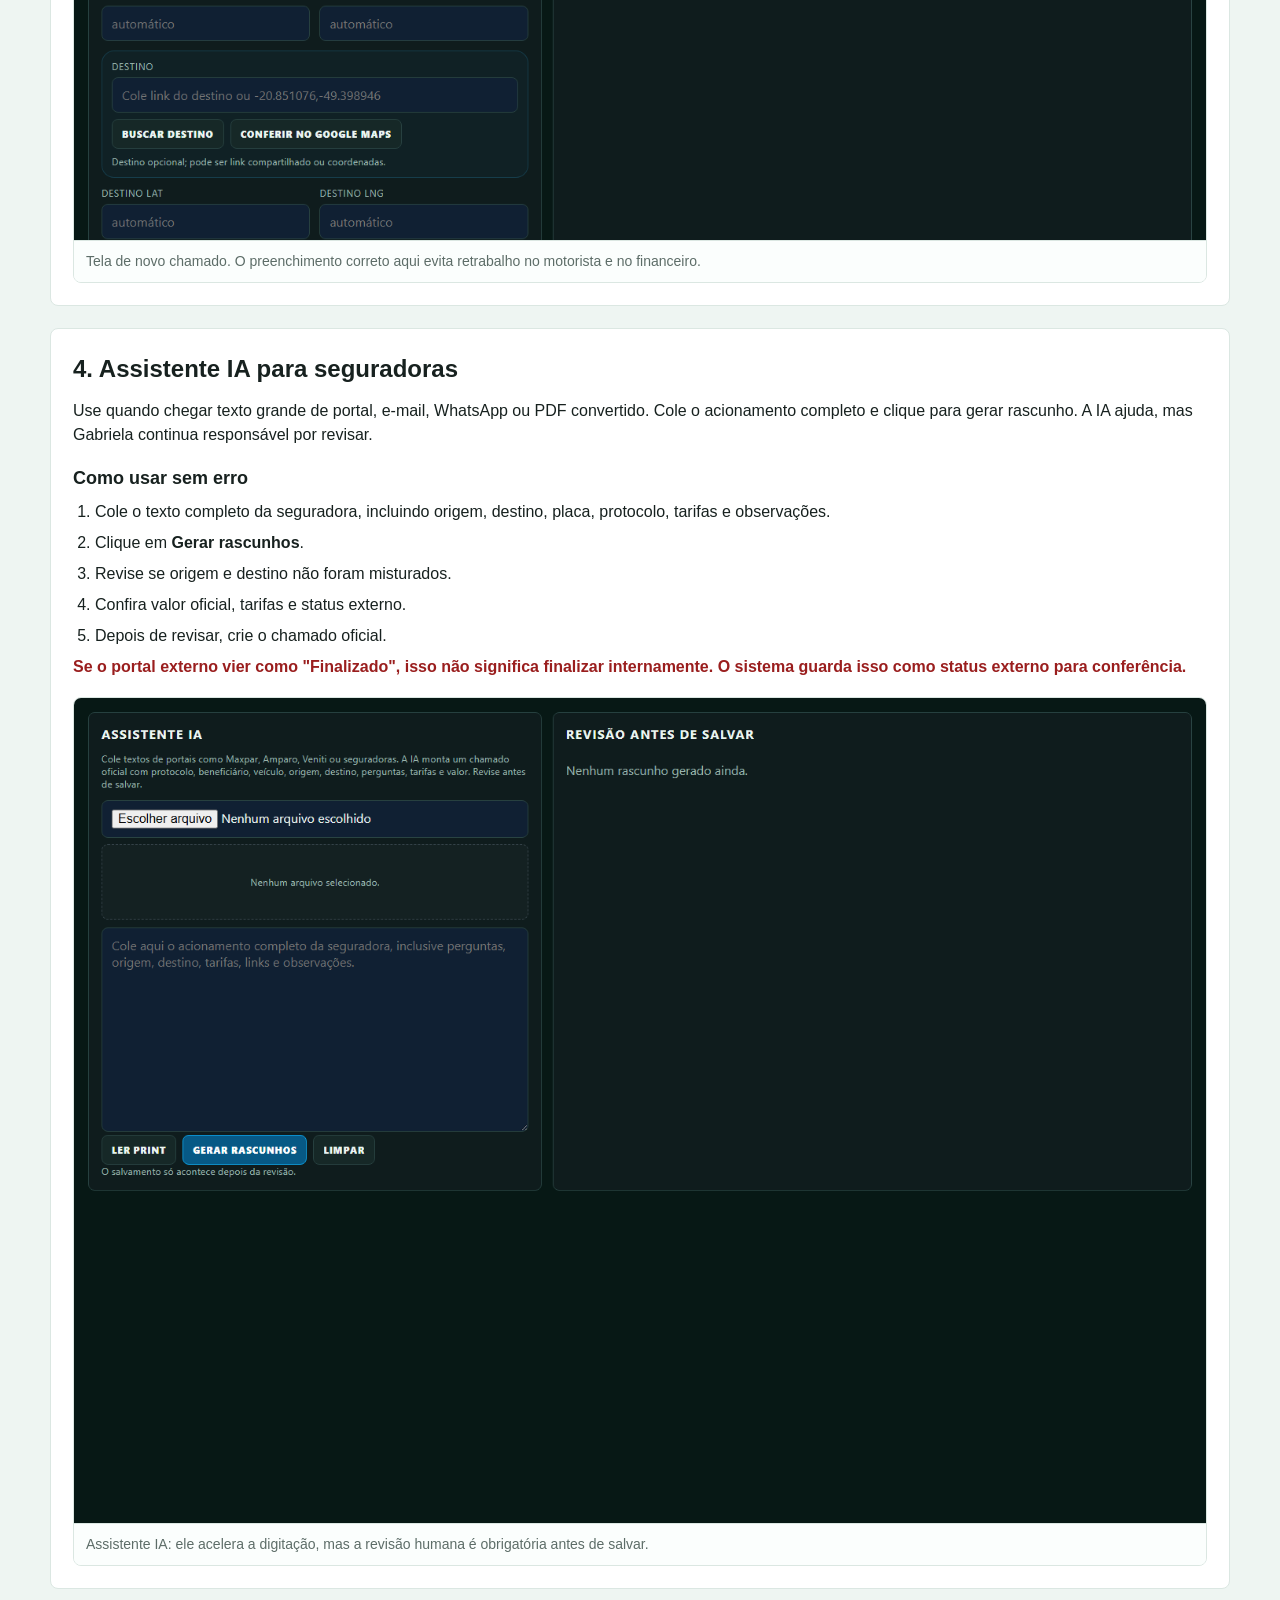
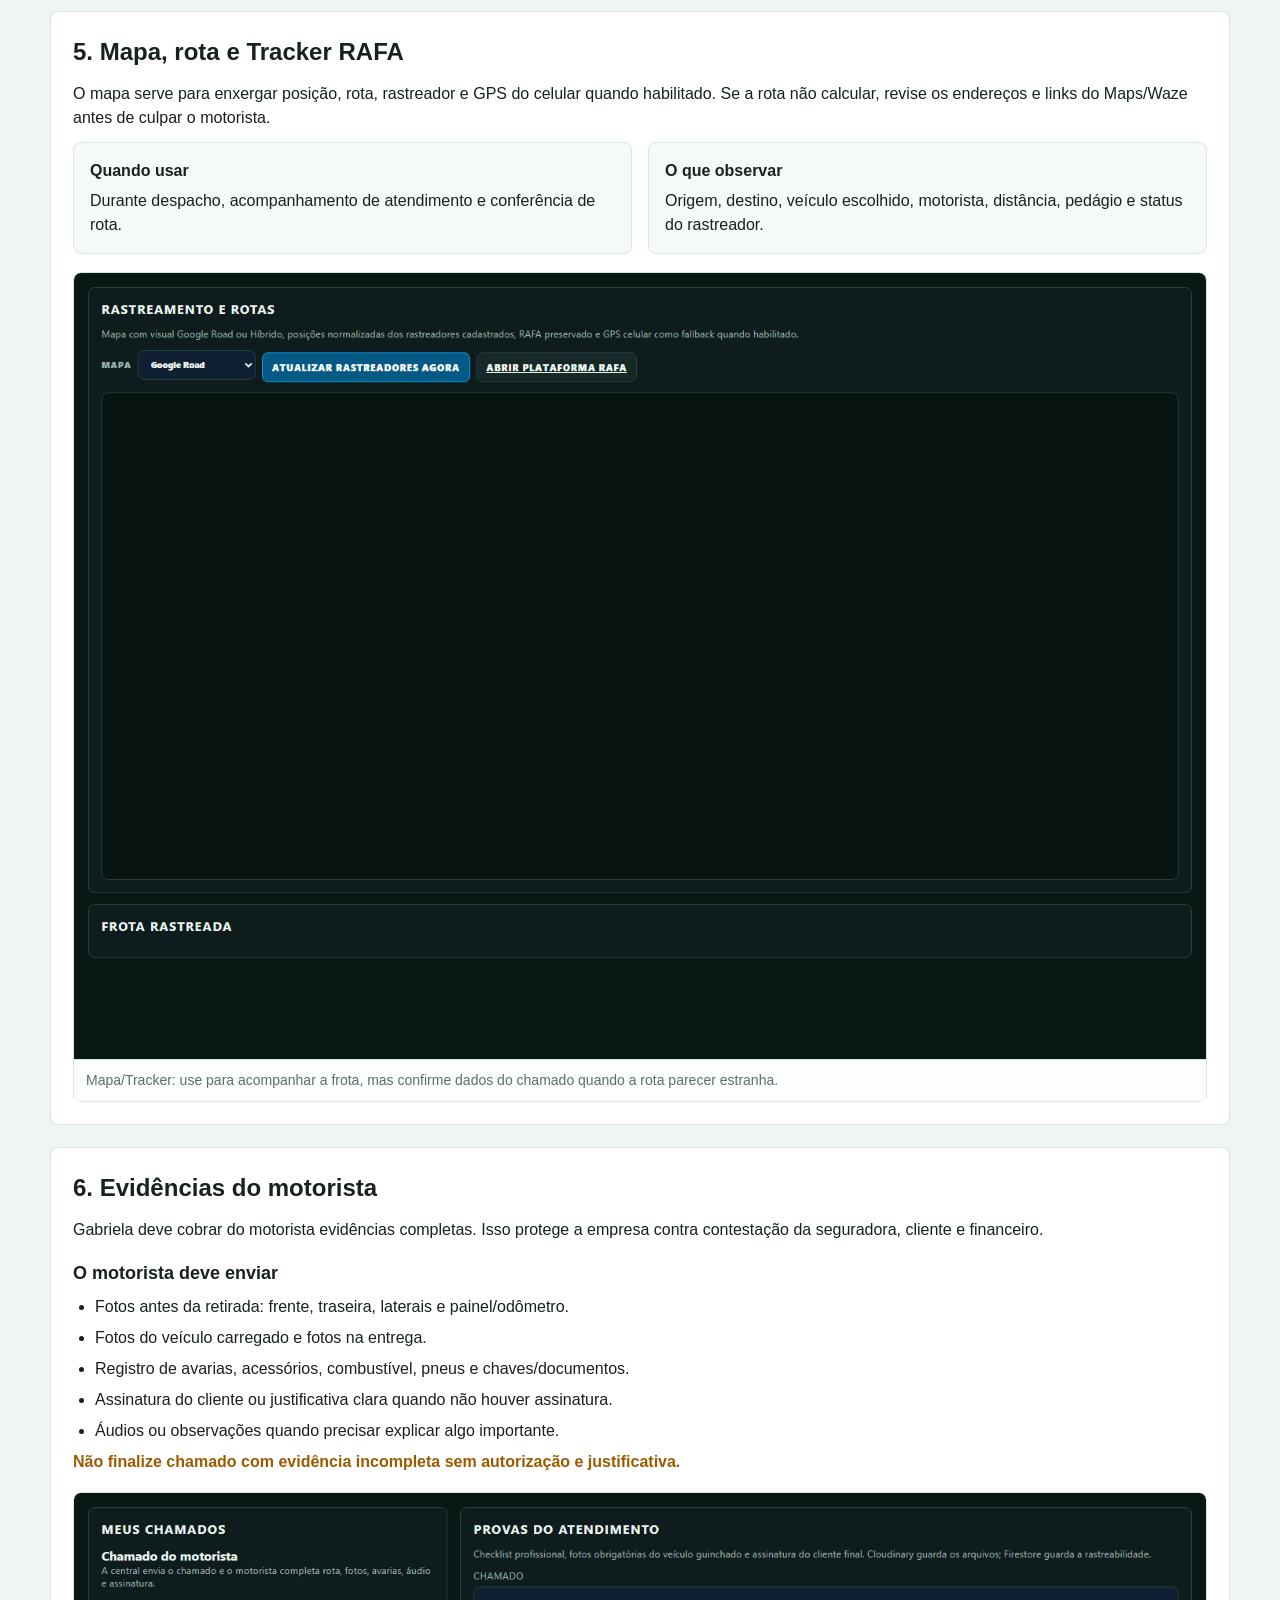
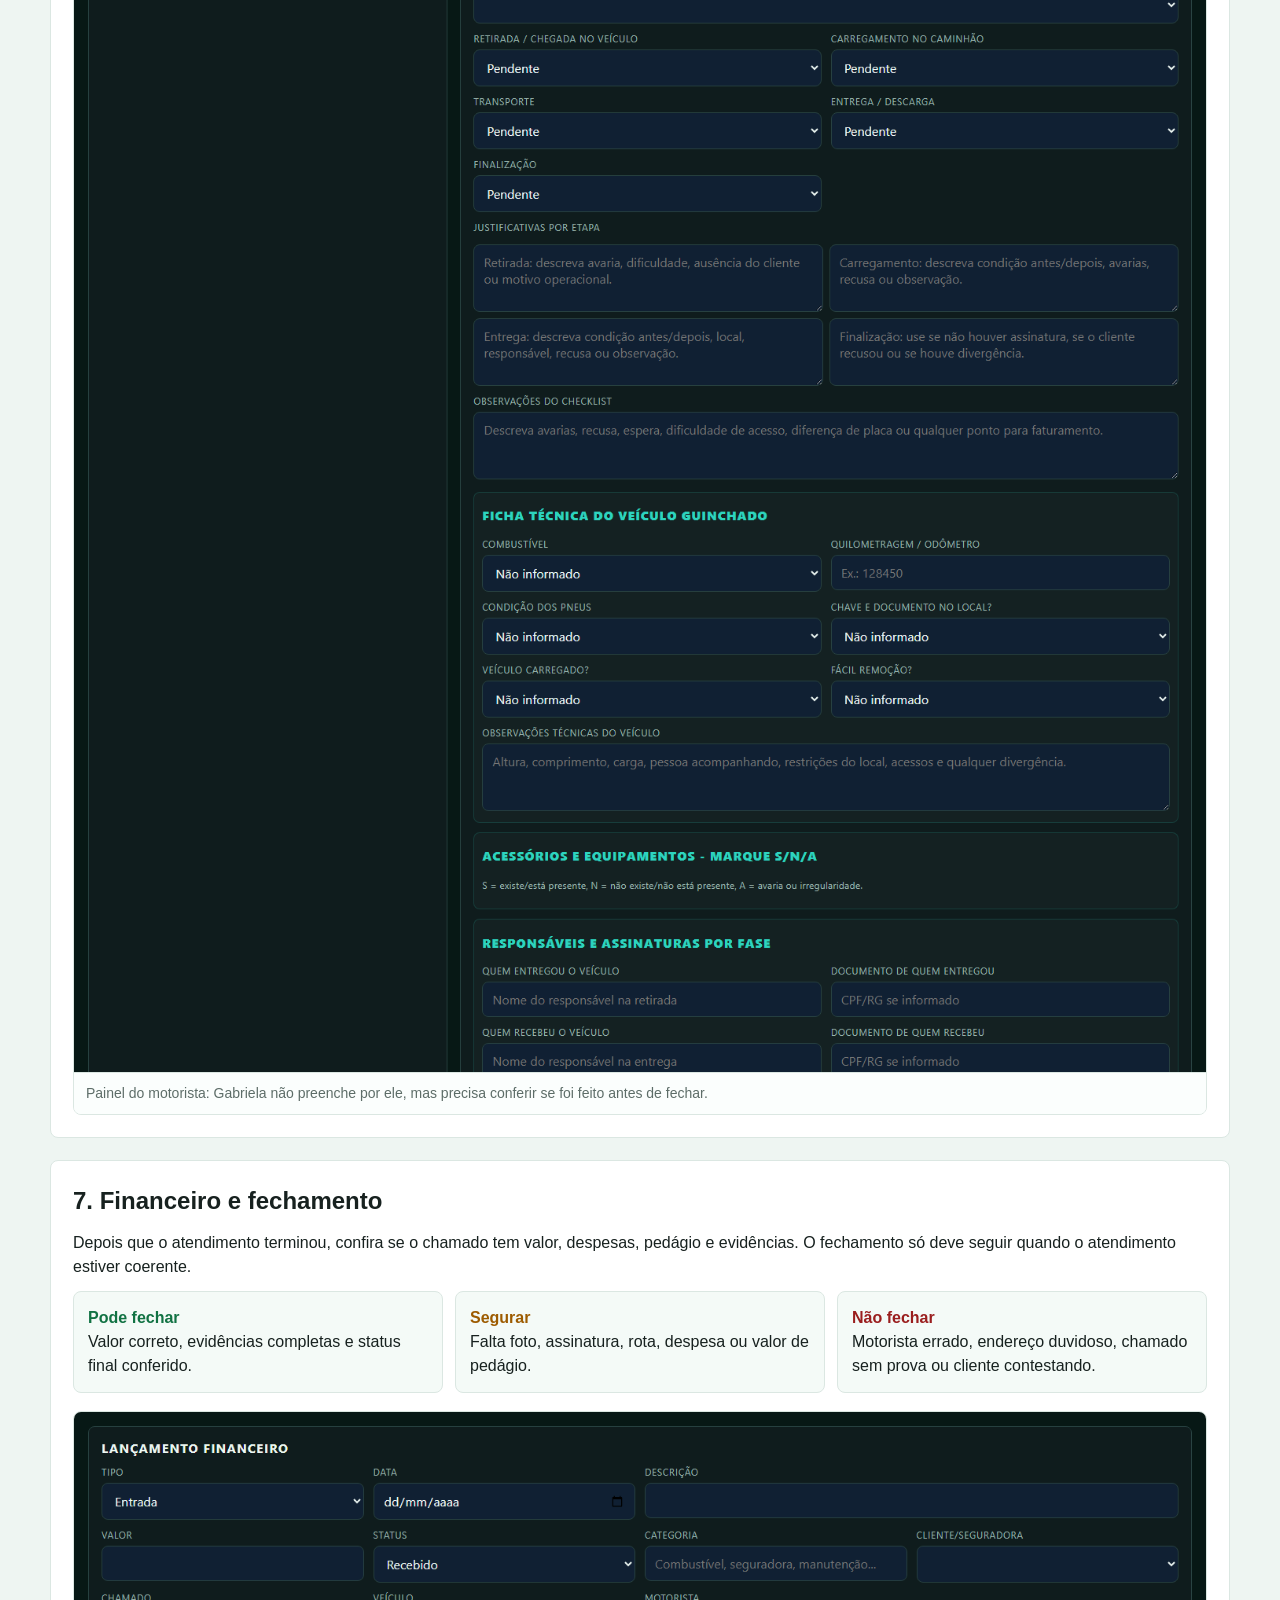
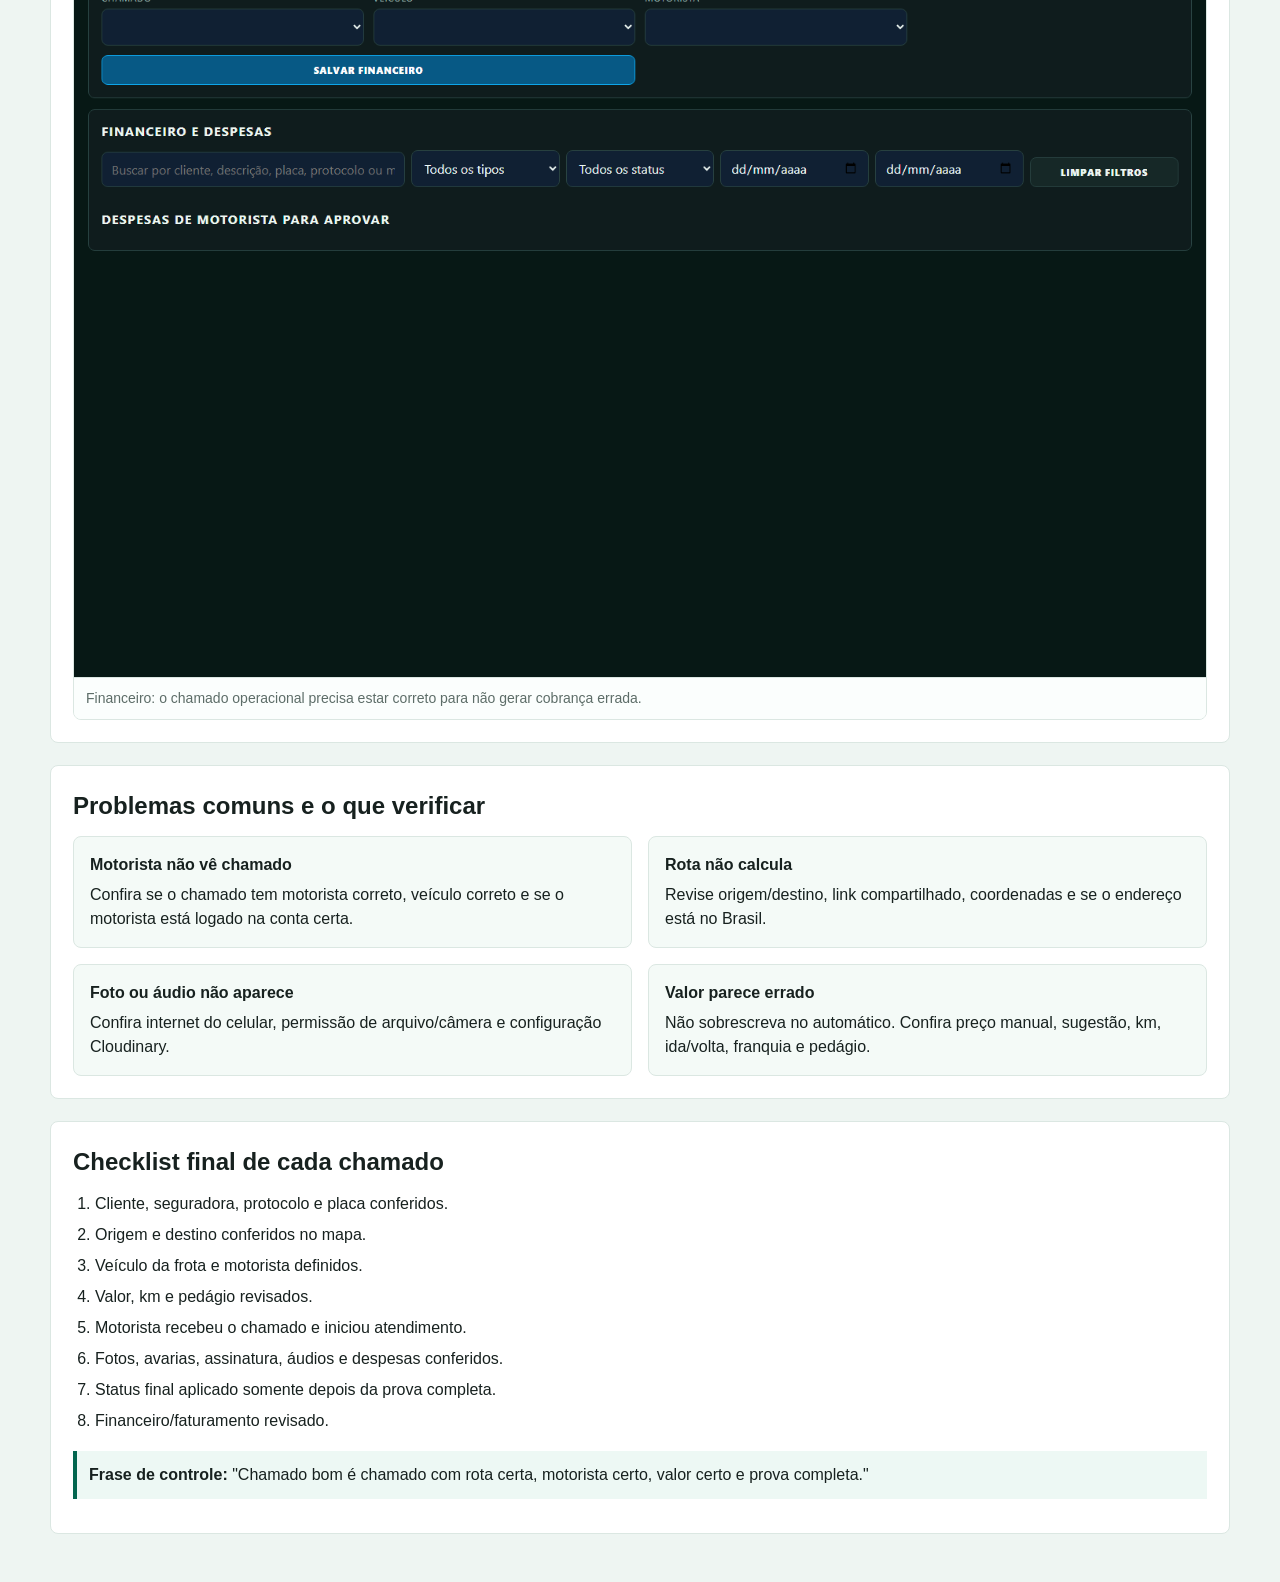
<file: TUTORIAL_GABRIELA.html>
<!doctype html>
<html lang="pt-BR">
<head>
  <meta charset="utf-8">
  <meta name="viewport" content="width=device-width, initial-scale=1">
  <title>Tutorial Gabriela - JM Guinchos</title>
  <style>
    :root {
      color-scheme: light;
      --ink: #17211f;
      --muted: #5d6d68;
      --line: #dbe7e2;
      --soft: #f4faf7;
      --brand: #03664f;
      --brand-2: #0786b8;
      --warn: #9d5b00;
      --danger: #9a1e1e;
      --ok: #117243;
      --paper: #ffffff;
    }
    * { box-sizing: border-box; }
    body {
      margin: 0;
      font-family: Arial, Helvetica, sans-serif;
      color: var(--ink);
      background: #eef5f2;
      line-height: 1.5;
    }
    main {
      width: min(1180px, calc(100% - 32px));
      margin: 0 auto;
      padding: 28px 0 48px;
    }
    header {
      background: #071815;
      color: #eef8f3;
      border-bottom: 5px solid #0ac28b;
    }
    .hero {
      width: min(1180px, calc(100% - 32px));
      margin: 0 auto;
      padding: 34px 0 28px;
    }
    .hero h1 {
      margin: 0 0 8px;
      font-size: clamp(28px, 4vw, 42px);
      letter-spacing: 0;
    }
    .hero p {
      max-width: 820px;
      margin: 0;
      color: #bdeee0;
      font-size: 17px;
    }
    .notice {
      margin-top: 18px;
      padding: 12px 14px;
      border: 1px solid rgba(10, 194, 139, .42);
      background: rgba(10, 194, 139, .12);
      border-radius: 8px;
      color: #e9fff7;
    }
    section {
      margin-top: 22px;
      padding: 22px;
      background: var(--paper);
      border: 1px solid var(--line);
      border-radius: 8px;
    }
    h2 {
      margin: 0 0 12px;
      font-size: 24px;
      letter-spacing: 0;
    }
    h3 {
      margin: 18px 0 8px;
      font-size: 18px;
      letter-spacing: 0;
    }
    p { margin: 0 0 12px; }
    ul, ol { margin: 8px 0 0 22px; padding: 0; }
    li { margin: 7px 0; }
    a { color: var(--brand-2); }
    .grid {
      display: grid;
      grid-template-columns: repeat(2, minmax(0, 1fr));
      gap: 16px;
    }
    .task {
      padding: 16px;
      border: 1px solid var(--line);
      background: var(--soft);
      border-radius: 8px;
    }
    .task strong { display: block; margin-bottom: 6px; }
    .badge {
      display: inline-block;
      margin: 2px 6px 2px 0;
      padding: 4px 8px;
      border-radius: 999px;
      background: #e2f3ee;
      color: #064b3b;
      font-size: 13px;
      font-weight: 700;
    }
    .flow {
      counter-reset: step;
      display: grid;
      gap: 12px;
      margin-top: 12px;
    }
    .flow div {
      position: relative;
      padding: 14px 14px 14px 54px;
      border: 1px solid var(--line);
      border-radius: 8px;
      background: #fbfefd;
    }
    .flow div:before {
      counter-increment: step;
      content: counter(step);
      position: absolute;
      left: 14px;
      top: 14px;
      width: 28px;
      height: 28px;
      display: grid;
      place-items: center;
      border-radius: 50%;
      background: var(--brand);
      color: #fff;
      font-weight: 700;
    }
    figure {
      margin: 18px 0 0;
      border: 1px solid var(--line);
      background: #fff;
      border-radius: 8px;
      overflow: hidden;
    }
    figure img {
      display: block;
      width: 100%;
      height: auto;
      background: #071815;
    }
    figcaption {
      padding: 10px 12px;
      color: var(--muted);
      font-size: 14px;
      border-top: 1px solid var(--line);
      background: #fbfefd;
    }
    .checklist {
      display: grid;
      grid-template-columns: repeat(3, minmax(0, 1fr));
      gap: 12px;
    }
    .checklist div {
      padding: 14px;
      border-radius: 8px;
      border: 1px solid var(--line);
      background: var(--soft);
    }
    .yes { color: var(--ok); font-weight: 700; }
    .warn { color: var(--warn); font-weight: 700; }
    .danger { color: var(--danger); font-weight: 700; }
    .small { color: var(--muted); font-size: 14px; }
    .print-note {
      margin-top: 18px;
      padding: 12px;
      border-left: 4px solid var(--brand);
      background: #edf8f4;
    }
    @media (max-width: 860px) {
      .grid, .checklist { grid-template-columns: 1fr; }
      section { padding: 18px; }
    }
    @media print {
      body { background: #fff; }
      header { color: #000; background: #fff; border-bottom: 2px solid #000; }
      .hero p, .notice { color: #000; }
      section { break-inside: avoid; }
      figure { break-inside: avoid; }
    }
  </style>
</head>
<body>
  <header>
    <div class="hero">
      <h1>Tutorial simples para Gabriela gerir a logística</h1>
      <p>Guia de operação diária do JM Guinchos: receber chamado, conferir rota, acionar motorista, acompanhar execução, cobrar evidências e fechar o financeiro.</p>
      <div class="notice">As imagens deste tutorial são renders reais capturados da interface da versão <b>jm-v32-3-final-consolidada</b>. Elas servem para reconhecimento visual das telas.</div>
    </div>
  </header>

  <main>
    <section>
      <h2>Resumo da função da Gabriela</h2>
      <div class="grid">
        <div class="task">
          <strong>1. Controlar a fila</strong>
          Ver quais chamados entraram, qual é a prioridade, quem é a seguradora ou cliente e qual motorista vai atender.
        </div>
        <div class="task">
          <strong>2. Conferir rota e preço</strong>
          Validar origem, destino, quilometragem, pedágio, valor do guincho e SLA antes de despachar.
        </div>
        <div class="task">
          <strong>3. Despachar e acompanhar</strong>
          Enviar o chamado ao motorista correto e acompanhar mapa, rota, status e evidências.
        </div>
        <div class="task">
          <strong>4. Fechar sem perder prova</strong>
          Só finalizar quando tiver checklist, fotos, assinatura ou justificativa, despesas e valor correto.
        </div>
      </div>
      <p class="print-note"><b>Regra principal:</b> chamado sem dados mínimos não deve ser despachado; chamado sem evidências não deve ser finalizado.</p>
    </section>

    <section>
      <h2>Rotina diária recomendada</h2>
      <div class="flow">
        <div><b>Entrar no sistema.</b> Acesse o painel de gestão com e-mail e senha da conta autorizada.</div>
        <div><b>Abrir Central Operacional.</b> Veja chamados ativos, prioridades, frota online e mapa de despacho.</div>
        <div><b>Cadastrar ou importar chamado.</b> Use Novo chamado para atendimento manual ou Assistente IA quando vier texto de seguradora.</div>
        <div><b>Validar origem, destino e preço.</b> Confira se a rota faz sentido, se o valor não foi sobrescrito e se pedágio/SLA estão corretos.</div>
        <div><b>Escolher veículo e motorista.</b> O motorista só enxerga o chamado se o chamado ficar com o motorista correto.</div>
        <div><b>Acompanhar execução.</b> Use mapa, status, contato com motorista e fila de chamados.</div>
        <div><b>Cobrar evidências.</b> Motorista deve enviar fotos, avarias, assinatura, áudios e despesas quando existir.</div>
        <div><b>Finalizar e faturar.</b> Conferiu evidência e valor? Finalize e encaminhe para financeiro/faturamento.</div>
      </div>
    </section>

    <section>
      <h2>1. Entrada no sistema</h2>
      <p>Use a tela de gestão para acessar o painel administrativo. Se cair no painel do motorista, a conta está com perfil errado ou cache antigo; peça ajuste do usuário antes de operar.</p>
      <span class="badge">Gestão</span><span class="badge">Logística</span><span class="badge">Admin</span>
      <figure>
        <img src="tutorial-assets/renders/01-login-gestao.png" alt="Tela real de entrada da gestão JM Guinchos">
        <figcaption>Tela de entrada da gestão. Gabriela deve usar a conta de gestora/logística, não conta de motorista.</figcaption>
      </figure>
    </section>

    <section>
      <h2>2. Central Operacional</h2>
      <p>Esta é a tela para trabalhar durante o plantão. Ela concentra filtros, mapa de despacho, fila de chamados e frota online.</p>
      <div class="checklist">
        <div><b>Conferir fila</b><br>Veja os chamados ativos e priorize urgências.</div>
        <div><b>Conferir frota</b><br>Verifique se há veículo/motorista disponível.</div>
        <div><b>Despachar</b><br>Selecione chamado e veículo antes de enviar a rota.</div>
      </div>
      <figure>
        <img src="tutorial-assets/renders/02-central-operacional.png" alt="Render real da Central Operacional">
        <figcaption>Central operacional: use esta tela para decidir quem atende e acompanhar a operação.</figcaption>
      </figure>
    </section>

    <section>
      <h2>3. Novo chamado e rota</h2>
      <p>Use quando o atendimento entrar por telefone, WhatsApp ou pedido manual. Preencha com calma: cliente, WhatsApp, seguradora, protocolo, placa, veículo, motorista, origem e destino.</p>
      <h3>Campos que não podem ficar errados</h3>
      <ul>
        <li><b>Origem/local do veículo:</b> onde o motorista vai buscar.</li>
        <li><b>Destino:</b> pátio, oficina, residência ou base indicada.</li>
        <li><b>Veículo da frota e motorista:</b> se isso estiver errado, o motorista certo não vê o chamado.</li>
        <li><b>Valor previsto:</b> não aceite alteração automática sem revisar.</li>
        <li><b>SLA/prioridade:</b> define a urgência do atendimento.</li>
      </ul>
      <p class="warn">Antes de registrar, confira se a rota está coerente. Endereço incompleto ou coordenada 0,0 gera erro operacional.</p>
      <figure>
        <img src="tutorial-assets/renders/03-novo-chamado-rota.png" alt="Render real da tela de novo chamado e rota">
        <figcaption>Tela de novo chamado. O preenchimento correto aqui evita retrabalho no motorista e no financeiro.</figcaption>
      </figure>
    </section>

    <section>
      <h2>4. Assistente IA para seguradoras</h2>
      <p>Use quando chegar texto grande de portal, e-mail, WhatsApp ou PDF convertido. Cole o acionamento completo e clique para gerar rascunho. A IA ajuda, mas Gabriela continua responsável por revisar.</p>
      <h3>Como usar sem erro</h3>
      <ol>
        <li>Cole o texto completo da seguradora, incluindo origem, destino, placa, protocolo, tarifas e observações.</li>
        <li>Clique em <b>Gerar rascunhos</b>.</li>
        <li>Revise se origem e destino não foram misturados.</li>
        <li>Confira valor oficial, tarifas e status externo.</li>
        <li>Depois de revisar, crie o chamado oficial.</li>
      </ol>
      <p class="danger">Se o portal externo vier como "Finalizado", isso não significa finalizar internamente. O sistema guarda isso como status externo para conferência.</p>
      <figure>
        <img src="tutorial-assets/renders/04-assistente-ia.png" alt="Render real do Assistente IA">
        <figcaption>Assistente IA: ele acelera a digitação, mas a revisão humana é obrigatória antes de salvar.</figcaption>
      </figure>
    </section>

    <section>
      <h2>5. Mapa, rota e Tracker RAFA</h2>
      <p>O mapa serve para enxergar posição, rota, rastreador e GPS do celular quando habilitado. Se a rota não calcular, revise os endereços e links do Maps/Waze antes de culpar o motorista.</p>
      <div class="grid">
        <div class="task"><strong>Quando usar</strong>Durante despacho, acompanhamento de atendimento e conferência de rota.</div>
        <div class="task"><strong>O que observar</strong>Origem, destino, veículo escolhido, motorista, distância, pedágio e status do rastreador.</div>
      </div>
      <figure>
        <img src="tutorial-assets/renders/05-mapa-tracker.png" alt="Render real do mapa e Tracker RAFA">
        <figcaption>Mapa/Tracker: use para acompanhar a frota, mas confirme dados do chamado quando a rota parecer estranha.</figcaption>
      </figure>
    </section>

    <section>
      <h2>6. Evidências do motorista</h2>
      <p>Gabriela deve cobrar do motorista evidências completas. Isso protege a empresa contra contestação da seguradora, cliente e financeiro.</p>
      <h3>O motorista deve enviar</h3>
      <ul>
        <li>Fotos antes da retirada: frente, traseira, laterais e painel/odômetro.</li>
        <li>Fotos do veículo carregado e fotos na entrega.</li>
        <li>Registro de avarias, acessórios, combustível, pneus e chaves/documentos.</li>
        <li>Assinatura do cliente ou justificativa clara quando não houver assinatura.</li>
        <li>Áudios ou observações quando precisar explicar algo importante.</li>
      </ul>
      <p class="warn">Não finalize chamado com evidência incompleta sem autorização e justificativa.</p>
      <figure>
        <img src="tutorial-assets/renders/07-evidencias-motorista.png" alt="Render real do checklist e evidências do motorista">
        <figcaption>Painel do motorista: Gabriela não preenche por ele, mas precisa conferir se foi feito antes de fechar.</figcaption>
      </figure>
    </section>

    <section>
      <h2>7. Financeiro e fechamento</h2>
      <p>Depois que o atendimento terminou, confira se o chamado tem valor, despesas, pedágio e evidências. O fechamento só deve seguir quando o atendimento estiver coerente.</p>
      <div class="checklist">
        <div><span class="yes">Pode fechar</span><br>Valor correto, evidências completas e status final conferido.</div>
        <div><span class="warn">Segurar</span><br>Falta foto, assinatura, rota, despesa ou valor de pedágio.</div>
        <div><span class="danger">Não fechar</span><br>Motorista errado, endereço duvidoso, chamado sem prova ou cliente contestando.</div>
      </div>
      <figure>
        <img src="tutorial-assets/renders/06-financeiro.png" alt="Render real do financeiro e fechamento">
        <figcaption>Financeiro: o chamado operacional precisa estar correto para não gerar cobrança errada.</figcaption>
      </figure>
    </section>

    <section>
      <h2>Problemas comuns e o que verificar</h2>
      <div class="grid">
        <div class="task">
          <strong>Motorista não vê chamado</strong>
          Confira se o chamado tem motorista correto, veículo correto e se o motorista está logado na conta certa.
        </div>
        <div class="task">
          <strong>Rota não calcula</strong>
          Revise origem/destino, link compartilhado, coordenadas e se o endereço está no Brasil.
        </div>
        <div class="task">
          <strong>Foto ou áudio não aparece</strong>
          Confira internet do celular, permissão de arquivo/câmera e configuração Cloudinary.
        </div>
        <div class="task">
          <strong>Valor parece errado</strong>
          Não sobrescreva no automático. Confira preço manual, sugestão, km, ida/volta, franquia e pedágio.
        </div>
      </div>
    </section>

    <section>
      <h2>Checklist final de cada chamado</h2>
      <ol>
        <li>Cliente, seguradora, protocolo e placa conferidos.</li>
        <li>Origem e destino conferidos no mapa.</li>
        <li>Veículo da frota e motorista definidos.</li>
        <li>Valor, km e pedágio revisados.</li>
        <li>Motorista recebeu o chamado e iniciou atendimento.</li>
        <li>Fotos, avarias, assinatura, áudios e despesas conferidos.</li>
        <li>Status final aplicado somente depois da prova completa.</li>
        <li>Financeiro/faturamento revisado.</li>
      </ol>
      <p class="print-note"><b>Frase de controle:</b> "Chamado bom é chamado com rota certa, motorista certo, valor certo e prova completa."</p>
    </section>
  </main>
</body>
</html>
</file>
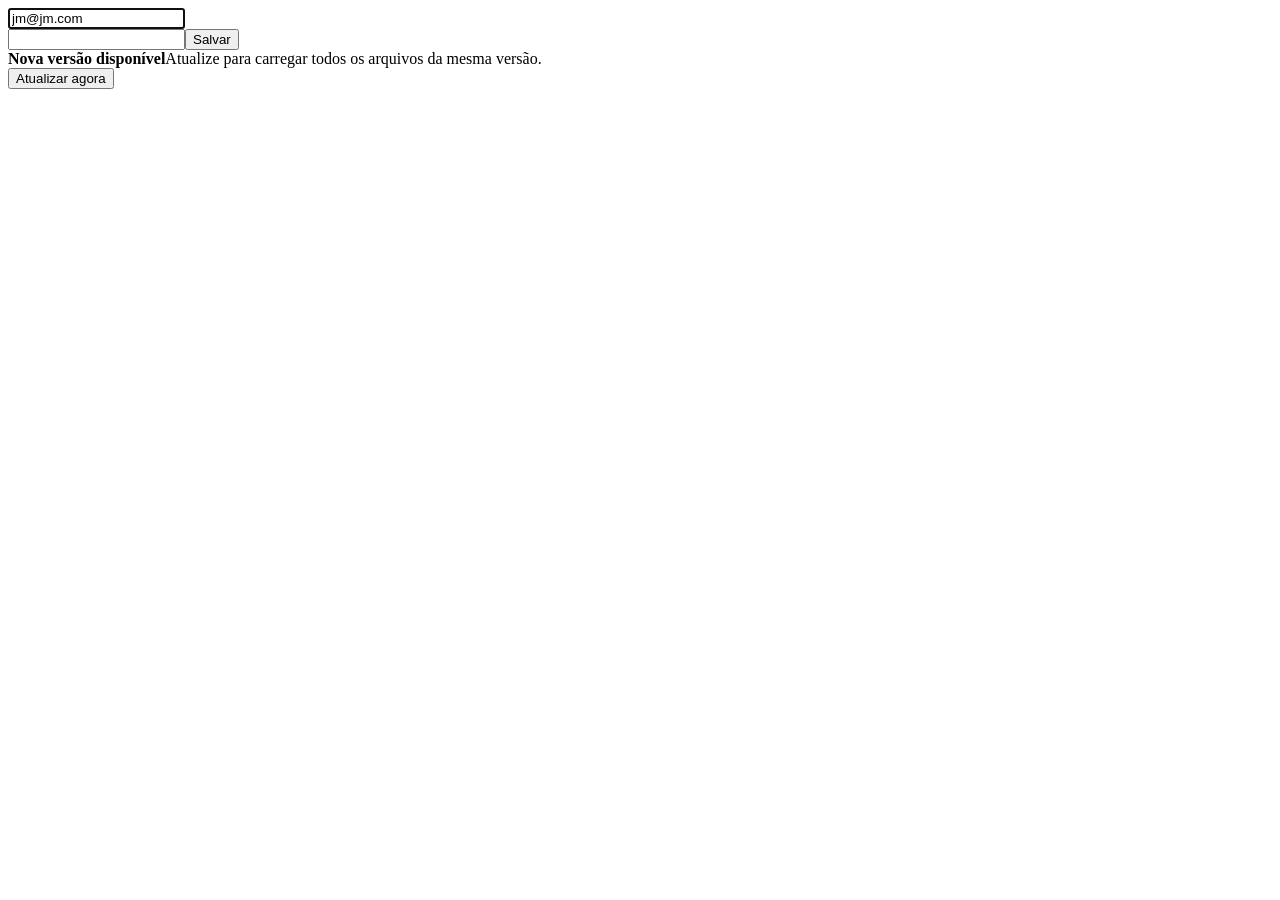
<file: tests/login-responsiveness-browser.html>
<!doctype html><html><body>
<input id="email" value="">
<div id="appView" class="hidden">
  <div id="opsKpis"></div><div id="opsCallsList"></div><div id="opsVehiclesList"></div>
  <form id="callForm"><input id="callClient"><button type="submit">Salvar</button></form>
  <div id="aiReviewBox"></div>
  <section id="view-financeiro"><div class="grid"></div></section>
  <section id="view-pagamentos"><div class="grid"></div></section>
</div>
<script>
window.JM={utils:{},app:{state:{calls:{},vehicles:{},transactions:{},expenses:{},aiDrafts:[],selectedCallId:"",selectedVehicleId:""}}};
setTimeout(()=>{const e=document.getElementById('email');e.focus();e.value='jm@jm.com';document.body.dataset.loginResponsive=(document.activeElement===e&&e.value==='jm@jm.com')?'PASS':'FAIL';},100);
setTimeout(()=>{document.body.dataset.timerAlive='PASS';},500);
</script>
<script src="../js/final-ux.js"></script>
</body></html>
</file>
<file: css/style.css>
:root {
  --bg: #07110f;
  --panel: #0f1c1d;
  --panel-2: #162827;
  --line: #294342;
  --text: #edf7f3;
  --muted: #99b3ac;
  --accent: #2dd4bf;
  --green: #22c55e;
  --amber: #f59e0b;
  --red: #ef4444;
  --white: #ffffff;
  --radius: 8px;
}

html[data-theme="light"] {
  --bg: #f4f7fb;
  --panel: #ffffff;
  --panel-2: #eef4f8;
  --line: #cbd8e3;
  --text: #0f172a;
  --muted: #526173;
  --accent: #087c89;
  --green: #15803d;
  --amber: #b45309;
  --red: #dc2626;
}

* { box-sizing: border-box; }
body {
  margin: 0;
  min-height: 100vh;
  font-family: Inter, system-ui, -apple-system, BlinkMacSystemFont, "Segoe UI", sans-serif;
  background: var(--bg);
  color: var(--text);
  padding-bottom: 28px;
}

html[data-theme="light"] body { background: var(--bg); color: var(--text); }
html[data-theme="light"] .login {
  background:
    linear-gradient(rgba(244, 247, 251, .92), rgba(244, 247, 251, .98)),
    radial-gradient(circle at 18% 8%, rgba(8, 124, 137, .16), transparent 28%),
    repeating-linear-gradient(90deg, rgba(8, 124, 137, .08) 0 1px, transparent 1px 96px),
    repeating-linear-gradient(0deg, rgba(180, 83, 9, .06) 0 1px, transparent 1px 96px);
}
html[data-theme="light"] .sidebar { background: linear-gradient(145deg, #ffffff, #e9f2f6); }
html[data-theme="light"] .panel,
html[data-theme="light"] .login-card,
html[data-theme="light"] .ops-card,
html[data-theme="light"] .dossier-row,
html[data-theme="light"] .proof-summary,
html[data-theme="light"] .proof-stage-evidence,
html[data-theme="light"] .damage-diagram { background: var(--panel); }
html[data-theme="light"] input,
html[data-theme="light"] select,
html[data-theme="light"] textarea { background: #ffffff; color: var(--text); border-color: #bed0df; }
html[data-theme="light"] .btn { background: #eef4f8; color: var(--text); border-color: #bed0df; }
html[data-theme="light"] .btn.primary { background: #087c89; color: #ffffff; border-color: #0e95a4; }
html[data-theme="light"] .btn.good { background: #15803d; color: #ffffff; border-color: #16a34a; }
html[data-theme="light"] .btn.danger { background: #b91c1c; color: #ffffff; border-color: #dc2626; }

.theme-toggle {
  position: fixed;
  right: 14px;
  bottom: 38px;
  z-index: 9000;
  min-height: 44px;
  border-radius: 999px;
  box-shadow: 0 14px 36px rgba(0,0,0,.24);
}
@media print {
  .theme-toggle { display: none !important; }
}

button, input, select, textarea { font: inherit; }
button { cursor: pointer; }
button:disabled { opacity: .55; cursor: not-allowed; }

.hidden { display: none !important; }
.muted { color: var(--muted); }
.small { font-size: .78rem; }
.danger { color: var(--red); }
.ok { color: var(--green); }
.warn { color: var(--amber); }
.info { color: var(--accent); }

.login {
  min-height: 100vh;
  display: grid;
  place-items: center;
  padding: 24px;
  background:
    linear-gradient(rgba(7, 17, 15, .88), rgba(7, 17, 15, .96)),
    radial-gradient(circle at 20% 10%, rgba(45, 212, 191, .16), transparent 28%),
    repeating-linear-gradient(90deg, rgba(45, 212, 191, .08) 0 1px, transparent 1px 96px),
    repeating-linear-gradient(0deg, rgba(245, 158, 11, .05) 0 1px, transparent 1px 96px);
}
.login-card {
  width: min(440px, 100%);
  max-height: calc(100vh - 48px);
  overflow: auto;
  background: var(--panel);
  border: 1px solid var(--line);
  border-radius: var(--radius);
  padding: 28px;
  box-shadow: 0 30px 70px rgba(0,0,0,.35);
}
.brand-row { display: flex; align-items: center; gap: 12px; margin-bottom: 18px; }
.brand-mark {
  width: 46px; height: 46px; display: grid; place-items: center;
  border: 1px solid rgba(56,189,248,.55);
  color: var(--accent);
  font-weight: 900;
  border-radius: var(--radius);
}
h1, h2, h3, p { margin-top: 0; }
h1 { margin-bottom: 4px; font-size: 1.45rem; }
h2 { font-size: 1rem; letter-spacing: .08em; text-transform: uppercase; }
h3 { font-size: .95rem; margin-bottom: 10px; }

.app {
  min-height: 100vh;
  display: grid;
  grid-template-columns: 274px minmax(0, 1fr);
}
main { min-width: 0; }
.sidebar {
  background: linear-gradient(145deg, rgba(7, 16, 19, .96), rgba(18, 31, 34, .88));
  border-right: 1px solid var(--line);
  display: flex;
  flex-direction: column;
  min-height: 100vh;
  max-height: 100vh;
  overflow: auto;
  position: sticky;
  top: 0;
  box-shadow: 18px 0 48px rgba(0, 0, 0, .18);
}
.sidebar-head {
  padding: 14px;
  border-bottom: 1px solid rgba(45, 212, 191, .18);
  display: flex;
  align-items: center;
  justify-content: space-between;
  gap: 10px;
}
.sidebar-title { font-weight: 900; letter-spacing: .1em; }
.sidebar-sub { font-size: .72rem; color: var(--accent); letter-spacing: .16em; text-transform: uppercase; }
.sidebar-toggle {
  flex: 0 0 36px;
  width: 36px;
  height: 36px;
  display: grid;
  place-items: center;
  border-radius: 8px;
  border: 1px solid rgba(45, 212, 191, .32);
  background: rgba(45, 212, 191, .08);
  color: var(--text);
  font-weight: 900;
}
.sidebar-toggle:hover { border-color: rgba(248, 184, 78, .72); color: #fff4d7; }
.sidebar-brand { min-width: 0; }
.nav { padding: 12px; display: grid; gap: 6px; }
.nav-group-title {
  margin: 11px 8px 3px;
  color: #f8b84e;
  font-size: .62rem;
  font-weight: 900;
  letter-spacing: .12em;
  text-transform: uppercase;
}
.nav button {
  text-align: left;
  color: var(--muted);
  background: rgba(255, 255, 255, .025);
  border: 1px solid transparent;
  min-height: 38px;
  padding: 8px 10px;
  border-radius: var(--radius);
  font-size: 12.5px;
  font-weight: 700;
  display: grid;
  grid-template-columns: 32px minmax(0, 1fr);
  align-items: center;
  gap: 8px;
  transition: border-color .15s ease, background .15s ease, color .15s ease, transform .15s ease;
}
.nav button::before {
  content: attr(data-icon);
  width: 28px;
  height: 28px;
  display: grid;
  place-items: center;
  border: 1px solid rgba(45, 212, 191, .32);
  border-radius: 7px;
  background: rgba(45, 212, 191, .08);
  color: var(--accent);
  font-size: .64rem;
  font-weight: 950;
  letter-spacing: 0;
}
.nav button.active, .nav button:hover {
  color: var(--white);
  background: linear-gradient(145deg, rgba(45, 212, 191, .16), rgba(255, 255, 255, .045));
  border-color: rgba(45, 212, 191, .28);
}
.nav button:active {
  transform: scale(.99);
}
.nav button.active::before {
  border-color: rgba(248, 184, 78, .72);
  background: rgba(248, 184, 78, .14);
  color: #fff4d7;
}
.sidebar-foot { margin-top: auto; padding: 12px; border-top: 1px solid rgba(45, 212, 191, .18); }

@media (min-width: 761px) {
  .app { transition: grid-template-columns .18s ease; }
  body.sidebar-collapsed .app { grid-template-columns: 76px minmax(0, 1fr); }
  body.sidebar-collapsed .sidebar { overflow-x: hidden; }
  body.sidebar-collapsed .sidebar-head { justify-content: center; padding-inline: 10px; }
  body.sidebar-collapsed .sidebar-brand > div:not(.brand-mark),
  body.sidebar-collapsed .sidebar-foot,
  body.sidebar-collapsed .nav-group-title {
    display: none !important;
  }
  body.sidebar-collapsed .nav { padding: 10px 8px; gap: 8px; }
  body.sidebar-collapsed .nav button {
    grid-template-columns: 1fr;
    width: 100%;
    min-height: 48px;
    padding: 8px;
    color: transparent;
    font-size: 0;
    justify-items: center;
  }
  body.sidebar-collapsed .nav button::before {
    width: 36px;
    height: 34px;
    font-size: .68rem;
  }
}

.topbar {
  height: 68px;
  display: flex;
  align-items: center;
  justify-content: space-between;
  gap: 16px;
  padding: 0 22px;
  border-bottom: 1px solid var(--line);
  background: rgba(7, 16, 19, .92);
  position: sticky;
  top: 0;
  z-index: 20;
}
.content { padding: 22px; max-width: 100%; overflow-x: hidden; }
.view { display: none; }
.view.active { display: block; }

.grid { display: grid; grid-template-columns: repeat(12, minmax(0, 1fr)); gap: 14px; }
.col-3 { grid-column: span 3; }
.col-4 { grid-column: span 4; }
.col-5 { grid-column: span 5; }
.col-6 { grid-column: span 6; }
.col-7 { grid-column: span 7; }
.col-8 { grid-column: span 8; }
.col-12 { grid-column: span 12; }

.panel, .card {
  background: var(--panel);
  border: 1px solid var(--line);
  border-radius: var(--radius);
}
.panel { padding: 16px; }
.card { padding: 14px; }
.kpi strong { display: block; font-size: 1.65rem; margin-top: 6px; }
.panel-head,
.module-toolbar {
  display: flex;
  align-items: center;
  justify-content: space-between;
  gap: 10px;
  flex-wrap: wrap;
  margin-bottom: 12px;
}
.panel-head h2 { margin: 0; }
.module-toolbar {
  display: grid;
  grid-template-columns: minmax(220px, 1.6fr) repeat(auto-fit, minmax(150px, 1fr));
  align-items: end;
}
.module-toolbar input,
.module-toolbar select,
.map-layer-control select {
  min-height: 38px;
}
.module-toolbar .btn { min-height: 38px; justify-content: center; }
.map-layer-control {
  display: inline-flex;
  align-items: center;
  gap: 8px;
  color: var(--muted);
  font-size: .68rem;
  font-weight: 900;
  letter-spacing: .08em;
  text-transform: uppercase;
}
.map-layer-control select {
  min-width: 150px;
  padding-block: 7px;
}
.kpi span { color: var(--muted); font-size: .75rem; text-transform: uppercase; letter-spacing: .08em; }

label { display: block; color: var(--muted); font-size: .72rem; text-transform: uppercase; letter-spacing: .08em; margin: 0 0 6px; }
input, select, textarea {
  width: 100%;
  border: 1px solid var(--line);
  background: #102033;
  color: var(--text);
  border-radius: var(--radius);
  padding: 11px 12px;
  outline: none;
}
textarea { min-height: 90px; resize: vertical; }
input:focus, select:focus, textarea:focus { border-color: var(--accent); box-shadow: 0 0 0 3px rgba(56,189,248,.12); }
.form-grid { display: grid; grid-template-columns: repeat(2, minmax(0, 1fr)); gap: 12px; }
.form-grid .wide { grid-column: 1 / -1; }

.route-link-block {
  border: 1px dashed rgba(56, 189, 248, .35);
  border-radius: var(--radius);
  padding: 10px;
  background: rgba(56, 189, 248, .04);
}
.route-link-status.ok, .geo-status.ok { color: var(--green); }
.route-link-status.warn, .geo-status.warn { color: var(--amber); }
.route-link-status.danger, .geo-status.danger { color: var(--red); }
.smart-route-card {
  border: 1px solid var(--line);
  border-radius: var(--radius);
  padding: 10px;
  margin-top: 8px;
  background: rgba(255,255,255,.03);
}
.leaflet-container {
  font-family: Inter, system-ui, -apple-system, BlinkMacSystemFont, "Segoe UI", sans-serif;
}

.actions { display: flex; flex-wrap: wrap; gap: 8px; align-items: center; }
.btn {
  border: 1px solid var(--line);
  background: var(--panel-2);
  color: var(--text);
  padding: 10px 12px;
  border-radius: var(--radius);
  font-weight: 850;
  text-transform: uppercase;
  letter-spacing: .04em;
  font-size: .78rem;
}
.btn.primary { background: #075985; border-color: #0ea5e9; color: white; }
.btn.good { background: #14532d; border-color: #22c55e; color: white; }
.btn.warn { background: #713f12; border-color: #f59e0b; color: white; }
.btn.danger { background: #7f1d1d; border-color: #ef4444; color: white; }

.table-wrap { width: 100%; overflow-x: auto; }
table { width: 100%; border-collapse: collapse; min-width: 760px; }
th, td { border-bottom: 1px solid var(--line); padding: 11px; text-align: left; vertical-align: top; }
th { color: var(--muted); font-size: .72rem; text-transform: uppercase; letter-spacing: .08em; }
td { font-size: .88rem; }
.badge {
  display: inline-flex; align-items: center; gap: 5px;
  padding: 4px 7px; border-radius: 999px;
  font-size: .7rem; font-weight: 850; border: 1px solid var(--line);
  color: var(--muted);
}
.badge.ok { border-color: rgba(34,197,94,.5); background: rgba(34,197,94,.12); }
.badge.warn { border-color: rgba(245,158,11,.5); background: rgba(245,158,11,.12); }
.badge.danger { border-color: rgba(239,68,68,.5); background: rgba(239,68,68,.12); }
.badge.info { border-color: rgba(56,189,248,.5); background: rgba(56,189,248,.12); }

.map {
  width: 100%;
  height: min(62vh, 620px);
  min-height: 380px;
  background: #081412;
  border: 1px solid var(--line);
  border-radius: var(--radius);
  overflow: hidden;
}
.jm-vehicle-marker-wrap {
  background: transparent;
  border: 0;
}
.jm-vehicle-marker {
  position: relative;
  width: 68px;
  height: 38px;
  color: #07110f;
  filter: drop-shadow(0 8px 14px rgba(0,0,0,.38));
}
.jm-vehicle-body,
.jm-vehicle-cab {
  position: absolute;
  display: block;
  background: #2dd4bf;
  border: 2px solid #07110f;
}
.jm-vehicle-body {
  left: 5px;
  right: 17px;
  top: 12px;
  height: 17px;
  border-radius: 4px;
}
.jm-vehicle-cab {
  right: 6px;
  top: 7px;
  width: 24px;
  height: 22px;
  border-radius: 5px 6px 4px 3px;
}
.jm-vehicle-wheel {
  position: absolute;
  top: 27px;
  width: 10px;
  height: 10px;
  border-radius: 50%;
  background: #07110f;
  border: 2px solid #edf7f3;
}
.jm-vehicle-wheel.wheel-a { left: 16px; }
.jm-vehicle-wheel.wheel-b { right: 12px; }
.jm-vehicle-marker strong {
  position: absolute;
  left: 0;
  right: 0;
  top: -6px;
  margin: auto;
  width: max-content;
  max-width: 66px;
  overflow: hidden;
  text-overflow: ellipsis;
  white-space: nowrap;
  border: 1px solid rgba(7,17,15,.6);
  border-radius: 999px;
  background: #edf7f3;
  padding: 1px 6px;
  font-size: 9px;
  line-height: 1.2;
  font-weight: 950;
  letter-spacing: 0;
}
.jm-vehicle-marker.is-phone-gps .jm-vehicle-body,
.jm-vehicle-marker.is-phone-gps .jm-vehicle-cab {
  background: #a78bfa;
}
.jm-vehicle-marker.is-unavailable .jm-vehicle-body,
.jm-vehicle-marker.is-unavailable .jm-vehicle-cab {
  background: #f59e0b;
}
.jm-vehicle-marker.is-selected {
  transform: scale(1.12);
}
.jm-vehicle-marker.is-selected strong {
  background: #f8d36b;
}

.leaflet-div-icon {
  background: transparent;
  border: 0;
}
.leaflet-container {
  background: #071013;
  font-family: Inter, system-ui, -apple-system, BlinkMacSystemFont, "Segoe UI", sans-serif;
}
.leaflet-control-zoom a {
  background: rgba(7, 16, 19, .82) !important;
  border-color: rgba(45, 212, 191, .22) !important;
  color: #d7fffa !important;
}
.leaflet-control-attribution {
  background: rgba(7, 16, 19, .66) !important;
  color: rgba(237, 247, 243, .72) !important;
  font-size: 10px;
}
.leaflet-control-attribution a { color: #9deee3 !important; }
.jm-vehicle-marker-wrap {
  background: transparent !important;
  border: 0 !important;
}
.jm-vehicle-image-marker {
  position: relative;
  width: calc(var(--marker-size, 38px) + 30px);
  height: calc(var(--marker-size, 38px) + 24px);
  display: grid;
  place-items: center;
  filter: drop-shadow(0 13px 12px rgba(0, 0, 0, .42));
}
.jm-vehicle-image-core {
  position: relative;
  z-index: 2;
  width: var(--marker-size, 38px);
  height: var(--marker-size, 38px);
  display: grid;
  place-items: center;
  transform-origin: center center;
}
.jm-vehicle-image-img {
  width: 100%;
  height: 100%;
  object-fit: contain;
  filter: drop-shadow(0 9px 7px rgba(0, 0, 0, .34));
  pointer-events: none;
  user-select: none;
}
.jm-vehicle-status-dot {
  position: absolute;
  z-index: 4;
  right: 14px;
  bottom: 14px;
  width: 10px;
  height: 10px;
  border: 2px solid rgba(7, 16, 19, .92);
  border-radius: 999px;
  background: #22c55e;
  box-shadow: 0 0 0 2px rgba(255, 255, 255, .10), 0 0 14px rgba(34, 197, 94, .46);
}
.jm-vehicle-image-marker.tone-phone .jm-vehicle-status-dot {
  background: #a78bfa;
  box-shadow: 0 0 0 2px rgba(255, 255, 255, .10), 0 0 14px rgba(167, 139, 250, .54);
}
.jm-vehicle-image-marker.tone-busy .jm-vehicle-status-dot {
  background: #f8b84e;
  box-shadow: 0 0 0 2px rgba(255, 255, 255, .10), 0 0 14px rgba(248, 184, 78, .54);
}
.jm-vehicle-image-marker.tone-blocked .jm-vehicle-status-dot {
  background: #ef4444;
  box-shadow: 0 0 0 2px rgba(255, 255, 255, .10), 0 0 14px rgba(239, 68, 68, .54);
}
.jm-vehicle-image-marker strong {
  position: absolute;
  z-index: 5;
  left: 50%;
  bottom: 1px;
  transform: translateX(-50%);
  max-width: calc(var(--marker-size, 38px) + 32px);
  overflow: hidden;
  text-overflow: ellipsis;
  white-space: nowrap;
  border: 1px solid rgba(45, 212, 191, .34);
  border-radius: 999px;
  background: rgba(7, 16, 19, .76);
  color: #eafffb;
  padding: 2px 6px;
  font-size: 9px;
  line-height: 1.1;
  font-weight: 750;
  letter-spacing: 0;
}
.jm-vehicle-image-marker.is-selected {
  filter: drop-shadow(0 18px 18px rgba(0, 0, 0, .48));
}
.jm-vehicle-image-marker.is-selected strong {
  border-color: rgba(248, 184, 78, .72);
  background: rgba(248, 184, 78, .18);
  color: #fff4d7;
}
.jm-vehicle-leaflet-popup .leaflet-popup-content-wrapper {
  width: min(348px, calc(100vw - 40px));
  border: 1px solid rgba(45, 212, 191, .24);
  border-radius: var(--radius);
  background: linear-gradient(145deg, rgba(7, 16, 19, .94), rgba(18, 31, 34, .90));
  box-shadow: 0 24px 70px rgba(0, 0, 0, .42);
  overflow: hidden;
}
.jm-vehicle-leaflet-popup .leaflet-popup-tip {
  border: 1px solid rgba(45, 212, 191, .18);
  background: rgba(18, 31, 34, .94);
}
.jm-vehicle-leaflet-popup .leaflet-popup-content {
  margin: 0;
  width: 100% !important;
}
.jm-vehicle-leaflet-popup .leaflet-popup-close-button {
  color: #d7fffa !important;
}
.jm-vehicle-popup {
  width: 100%;
  max-height: min(68dvh, 500px);
  overflow: auto;
  padding: 10px;
  color: var(--text);
  font-size: 12px;
}
.jm-vehicle-popup-head {
  display: grid;
  grid-template-columns: 58px minmax(0, 1fr);
  gap: 9px;
  align-items: center;
  padding-right: 16px;
}
.jm-vehicle-popup-icon {
  width: 50px;
  height: 50px;
  display: grid;
  place-items: center;
}
.jm-vehicle-popup-icon img {
  width: 100%;
  height: 100%;
  object-fit: contain;
  filter: drop-shadow(0 8px 8px rgba(0, 0, 0, .34));
}
.jm-vehicle-popup-head b {
  display: block;
  overflow: hidden;
  text-overflow: ellipsis;
  white-space: nowrap;
  font-size: 15px;
  line-height: 1.15;
}
.jm-vehicle-popup-head small {
  display: block;
  overflow: hidden;
  text-overflow: ellipsis;
  white-space: nowrap;
  color: rgba(215, 255, 250, .68);
}
.jm-vehicle-popup-grid {
  display: grid;
  grid-template-columns: repeat(2, minmax(0, 1fr));
  gap: 8px;
  margin-top: 10px;
}
.jm-vehicle-popup-grid span {
  min-width: 0;
  border: 1px solid rgba(45, 212, 191, .18);
  border-radius: var(--radius);
  background: rgba(255, 255, 255, .045);
  padding: 8px;
}
.jm-vehicle-popup-grid small {
  display: block;
  color: var(--muted);
  font-size: 10px;
  line-height: 1.2;
}
.jm-vehicle-popup-grid b {
  display: block;
  margin-top: 3px;
  overflow-wrap: anywhere;
  font-size: 11.5px;
  line-height: 1.25;
}
.fallback-map { width: 100%; height: 100%; display: block; }
.timeline { display: grid; gap: 8px; }
.timeline-item { padding: 10px; border-left: 3px solid var(--accent); background: rgba(255,255,255,.03); border-radius: 0 var(--radius) var(--radius) 0; }
.finance-summary {
  display: flex;
  flex-wrap: wrap;
  gap: 10px;
  margin-bottom: 12px;
}
.finance-summary span {
  border: 1px solid var(--line);
  border-radius: var(--radius);
  background: rgba(255,255,255,.03);
  padding: 9px 11px;
  color: var(--muted);
}
.finance-summary b { color: var(--text); }

.finance-toolbar {
  display: grid;
  grid-template-columns: repeat(auto-fit, minmax(145px, 1fr));
  gap: 8px;
  align-items: end;
  margin: 0 0 12px;
}
.finance-toolbar #financeSearch { grid-column: span 2; }
.finance-toolbar input,
.finance-toolbar select {
  min-height: 38px;
}
.finance-toolbar .btn {
  min-height: 38px;
  justify-content: center;
}
.closing-review,
.ai-review-box {
  display: grid;
  gap: 12px;
  margin-top: 12px;
}
.closing-card,
.ai-draft-card {
  border: 1px solid rgba(45, 212, 191, .18);
  border-radius: var(--radius);
  background: rgba(255,255,255,.025);
  padding: 12px;
}
.closing-card-header,
.ai-draft-head {
  display: flex;
  align-items: flex-start;
  justify-content: space-between;
  gap: 10px;
  margin-bottom: 10px;
}
.ai-panel .ai-textarea {
  min-height: 260px;
  resize: vertical;
}
.ai-upload-box {
  display: grid;
  gap: 8px;
  margin-bottom: 10px;
}
.ai-file-preview {
  border: 1px dashed rgba(148, 163, 184, .28);
  border-radius: var(--radius);
  min-height: 96px;
  display: grid;
  place-items: center;
  padding: 10px;
  background: rgba(255,255,255,.025);
  text-align: center;
}
.ai-file-preview img {
  max-width: 100%;
  max-height: 220px;
  object-fit: contain;
  border-radius: 8px;
}
.ai-draft-card .form-grid {
  grid-template-columns: repeat(2, minmax(0, 1fr));
}
.ai-draft-card .wide { grid-column: 1 / -1; }
.insurance-closing-panel table td,
.insurance-closing-panel table th {
  font-size: .82rem;
}
#view-financeiro table,
#view-pagamentos table {
  min-width: 0;
  table-layout: fixed;
}
#view-financeiro th,
#view-financeiro td,
#view-pagamentos th,
#view-pagamentos td {
  padding: 9px 8px;
  overflow-wrap: anywhere;
  font-size: .82rem;
}
#view-financeiro .row-actions,
#view-pagamentos .row-actions {
  display: flex;
  flex-wrap: wrap;
  gap: 6px;
}
.finance-entry-panel .form-grid {
  grid-template-columns: repeat(4, minmax(0, 1fr));
}
.finance-entry-panel .form-grid .wide {
  grid-column: span 2;
}
.finance-results-panel {
  overflow: hidden;
}
.finance-results-panel table {
  table-layout: auto;
}
.call-quick-links {
  display: flex;
  flex-wrap: wrap;
  gap: 6px;
}
.btn.mini,
.call-quick-links .btn {
  min-height: 28px;
  padding: 6px 8px;
  font-size: .68rem;
}
.driver-route-status {
  border: 1px solid var(--line);
  border-radius: var(--radius);
  padding: 9px 10px;
  background: rgba(255, 255, 255, .035);
  margin-bottom: 10px;
}
.driver-route-status.ok { border-color: rgba(34,197,94,.38); background: rgba(34,197,94,.08); color: var(--green); }
.driver-route-status.warn { border-color: rgba(245,158,11,.42); background: rgba(245,158,11,.08); color: var(--amber); }
.driver-route-status.danger { border-color: rgba(239,68,68,.42); background: rgba(239,68,68,.08); color: var(--red); }
.public-link-box,
.chat-box,
.public-chat-admin {
  border: 1px solid rgba(45, 212, 191, .2);
  border-radius: var(--radius);
  background: rgba(255,255,255,.035);
  padding: 12px;
}
.chat-messages {
  display: grid;
  gap: 8px;
  max-height: 260px;
  overflow: auto;
  padding-right: 4px;
}
.chat-messages.compact { max-height: 210px; }
.chat-message {
  border: 1px solid var(--line);
  border-radius: var(--radius);
  padding: 8px;
  background: rgba(255,255,255,.035);
}
.chat-message.client { border-color: rgba(45, 212, 191, .38); }
.chat-message.admin { border-color: rgba(34,197,94,.34); }
.public-page {
  min-height: 100vh;
  background: var(--bg);
}
.public-shell {
  width: min(1040px, 100%);
  margin: 0 auto;
}

.mobile-top { display: none; }
.toast {
  position: fixed;
  right: 18px;
  bottom: 18px;
  max-width: min(420px, calc(100vw - 36px));
  background: var(--panel);
  border: 1px solid var(--line);
  color: var(--text);
  border-radius: var(--radius);
  padding: 12px 14px;
  box-shadow: 0 20px 60px rgba(0,0,0,.35);
  transform: translateY(24px);
  opacity: 0;
  pointer-events: none;
  transition: .2s;
  z-index: 200;
}
.toast.show { transform: translateY(0); opacity: 1; }
.toast.info { border-color: var(--accent); }
.toast.ok { border-color: var(--green); }
.toast.danger { border-color: var(--red); }
.signature-footer {
  display: none !important;
  position: fixed;
  right: 14px;
  bottom: 7px;
  z-index: 180;
  color: rgba(141, 162, 189, .78);
  font-size: .66rem;
  font-weight: 850;
  letter-spacing: .08em;
  text-transform: uppercase;
  pointer-events: none;
}
.app:not(.hidden) ~ .signature-footer {
  position: static;
  margin: 10px 18px 12px 292px;
  text-align: right;
}
.report-signature {
  margin-top: 12px;
  padding-top: 8px;
  border-top: 1px solid var(--line);
  color: var(--muted);
  font-size: .68rem;
  font-weight: 850;
  letter-spacing: .08em;
  text-align: right;
  text-transform: uppercase;
}

@media (max-width: 980px) {
  .app { grid-template-columns: 1fr; }
  .sidebar {
    position: fixed; inset: 0 auto 0 0; width: 290px; z-index: 60;
    transform: translateX(-105%);
    transition: transform .2s;
  }
  body.menu-open .sidebar { transform: translateX(0); }
  .mobile-top { display: inline-flex; }
  .topbar { height: auto; min-height: 62px; padding: 12px; }
  .content { padding: 14px; }
  .col-3, .col-4, .col-5, .col-6, .col-7, .col-8 { grid-column: span 12; }
  .form-grid { grid-template-columns: 1fr; }
  .map { min-height: 320px; height: 56vh; }
  .signature-footer {
    left: 0;
    right: 0;
    bottom: 6px;
    text-align: center;
    font-size: .58rem;
  }
  .app:not(.hidden) ~ .signature-footer {
    margin: 8px 12px 10px;
    text-align: center;
  }
}

@media print {
  body { padding-bottom: 0; background: #fff; color: #111827; }
  .signature-footer {
    position: fixed;
    right: 16px;
    bottom: 10px;
    color: #475569;
  }
  .report-signature {
    color: #475569;
    border-top: 1px solid #cbd5e1;
  }
}

/* JM v12 - mapa gratuito, coordenadas e rota inteligente */
.geo-block {
  border: 1px solid rgba(56,189,248,.18);
  border-radius: 16px;
  padding: 12px;
  background: rgba(56,189,248,.04);
}
.geo-actions, .route-planner .actions {
  display: flex;
  flex-wrap: wrap;
  gap: 8px;
  margin-top: 8px;
}
.geo-status { margin-top: 8px; }
.geo-status.ok { color: var(--green); }
.geo-status.warn { color: var(--amber); }
.geo-status.danger { color: var(--red); }
.route-planner {
  border: 1px solid rgba(34,197,94,.22);
  border-radius: 16px;
  padding: 12px;
  background: rgba(34,197,94,.05);
}
.smart-route-box { margin-top: 10px; }
.route-pricing-summary {
  margin-top: 10px;
  border: 1px solid rgba(56,189,248,.24);
  border-radius: var(--radius);
  padding: 10px;
  background: rgba(56,189,248,.06);
}
.route-pricing-summary.ok { border-color: rgba(34,197,94,.35); background: rgba(34,197,94,.07); }
.route-pricing-summary.warn { border-color: rgba(245,158,11,.45); background: rgba(245,158,11,.08); }
.route-pricing-tolls {
  margin: 8px 0 0;
  padding-left: 18px;
}
.smart-route-card {
  border: 1px solid rgba(148,163,184,.18);
  border-radius: 14px;
  padding: 10px;
  margin-top: 8px;
  background: rgba(15,23,42,.32);
}
.smart-route-card .actions { margin-top: 8px; }
@media (max-width: 760px) {
  .route-planner > .actions { align-items: stretch !important; }
  .route-planner .actions .btn, .geo-actions .btn { width: 100%; justify-content: center; }
}

/* JM v16 - Central operacional para guinchos, seguradoras e assistências */
.ops-shell { display: grid; gap: 14px; }
.ops-head {
  display: flex;
  align-items: center;
  justify-content: space-between;
  gap: 14px;
}
.ops-filters {
  display: flex;
  flex-wrap: wrap;
  gap: 8px;
  align-items: center;
  justify-content: flex-end;
}
.ops-filters select { min-width: 220px; }
.ops-kpis .kpi strong { font-size: 1.35rem; }
.ops-grid {
  display: grid;
  grid-template-columns: minmax(0, 1fr) 390px;
  gap: 14px;
  align-items: start;
}
.ops-map-panel { min-width: 0; }
.ops-map { height: calc(100vh - 290px); min-height: 520px; }
.ops-side { display: grid; gap: 14px; min-width: 0; }
.ops-list {
  display: grid;
  gap: 10px;
  max-height: 42vh;
  overflow: auto;
  padding-right: 4px;
}
.ops-card {
  border: 1px solid rgba(45, 212, 191, .18);
  border-radius: var(--radius);
  padding: 11px;
  background: rgba(7, 16, 19, .70);
  cursor: pointer;
  display: grid;
  gap: 6px;
}
.ops-card:hover, .ops-card.selected {
  border-color: rgba(45, 212, 191, .62);
  box-shadow: 0 0 0 3px rgba(45, 212, 191, .10);
}
.ops-card.vehicle.selected { border-color: rgba(248, 184, 78, .78); }
.ops-mini-actions { margin-top: 4px; }
.ops-mini-actions .btn { padding: 7px 8px; font-size: .68rem; }
.signature-pad {
  width: 100%;
  min-height: 220px;
  border: 1px dashed rgba(56, 189, 248, .45);
  border-radius: var(--radius);
  background: #081423;
  touch-action: pan-y;
  display: block;
}
.signature-mode-toolbar {
  display: grid;
  grid-template-columns: auto minmax(0, 1fr);
  gap: 10px;
  align-items: center;
  margin: 8px 0 10px;
}
.signature-pad.is-signing {
  touch-action: none;
  border-color: rgba(34, 197, 94, .85);
  box-shadow: 0 0 0 3px rgba(34, 197, 94, .14);
}
.signature-pad.is-scroll-mode {
  touch-action: pan-y;
  cursor: grab;
}
.proof-summary {
  display: grid;
  gap: 6px;
  margin-top: 8px;
  padding: 10px;
  border: 1px solid rgba(148, 163, 184, .18);
  border-radius: var(--radius);
  background: rgba(255,255,255,.03);
}
.proof-summary a { color: var(--accent); }
.panel-collapse-head {
  display: flex;
  align-items: center;
  justify-content: space-between;
  gap: 10px;
  margin-bottom: 12px;
  width: 100%;
}
.panel-collapse-head h2 { margin: 0; }
.panel-collapse-toggle {
  flex: 0 0 auto;
  min-height: 34px;
  padding: 8px 10px;
  font-size: .68rem;
  display: inline-flex;
  align-items: center;
  justify-content: center;
  white-space: nowrap;
}
.panel-collapse-body {
  display: grid;
  gap: 12px;
  width: 100%;
}
.panel.collapsed .panel-collapse-body,
.panel.is-collapsed .panel-collapse-body,
.panel-collapse-body[hidden] { display: none !important; }
.dash-kpi-grid {
  display: grid;
  grid-template-columns: repeat(6, minmax(0, 1fr));
  gap: 10px;
  margin-top: 12px;
}
.dash-kpi-grid .kpi {
  min-height: 92px;
  padding: 14px;
}
.call-dossier {
  display: grid;
  gap: 12px;
  margin-top: 14px;
}
.dossier-head {
  display: flex;
  align-items: flex-start;
  justify-content: space-between;
  gap: 12px;
}
.dossier-grid {
  display: grid;
  grid-template-columns: repeat(2, minmax(0, 1fr));
  gap: 10px;
}
.dossier-row {
  border: 1px solid rgba(148, 163, 184, .16);
  border-radius: var(--radius);
  padding: 10px;
  background: rgba(255,255,255,.025);
}
.dossier-row small {
  display: block;
  color: var(--muted);
  text-transform: uppercase;
  font-size: .64rem;
  letter-spacing: .08em;
  margin-bottom: 4px;
}
.proof-thumbs {
  display: grid;
  grid-template-columns: repeat(auto-fill, minmax(118px, 1fr));
  gap: 10px;
}
.proof-thumb {
  border: 1px solid rgba(148, 163, 184, .16);
  border-radius: var(--radius);
  overflow: hidden;
  background: rgba(255,255,255,.025);
}
.proof-thumb.missing {
  padding: 12px;
  color: #fecaca;
  background: rgba(239, 68, 68, .08);
}
.proof-thumb img {
  width: 100%;
  aspect-ratio: 4 / 3;
  object-fit: cover;
  display: block;
}
.proof-thumb span {
  display: block;
  padding: 7px;
  color: var(--muted);
  font-size: .72rem;
}
.signature-preview {
  max-width: 360px;
  width: 100%;
  border: 1px solid rgba(148, 163, 184, .18);
  border-radius: var(--radius);
  background: #fff;
  display: block;
}
.proof-stage-evidence {
  border: 1px solid rgba(148, 163, 184, .16);
  border-radius: var(--radius);
  padding: 10px;
  background: rgba(255,255,255,.025);
}
.proof-stage-evidence h4 { margin: 0 0 8px; }
.proof-phase-grid {
  display: grid;
  grid-template-columns: repeat(2, minmax(0, 1fr));
  gap: 8px;
}
.proof-phase-grid label { grid-column: 1 / -1; }
.proof-stage-native-select {
  position: absolute !important;
  width: 1px !important;
  height: 1px !important;
  padding: 0 !important;
  margin: -1px !important;
  overflow: hidden !important;
  clip: rect(0, 0, 0, 0) !important;
  white-space: nowrap !important;
  border: 0 !important;
}
.proof-stage-buttons {
  display: grid;
  grid-template-columns: repeat(2, minmax(0, 1fr));
  gap: 8px;
  margin-top: 6px;
}
.proof-stage-choice {
  min-height: 46px;
  border: 1px solid rgba(148, 163, 184, .22);
  border-radius: var(--radius);
  background: rgba(15, 23, 42, .76);
  color: var(--text);
  font-size: .75rem;
  font-weight: 900;
  text-align: center;
  padding: 9px 8px;
}
.proof-stage-choice.active {
  border-color: rgba(45, 212, 191, .80);
  background: rgba(45, 212, 191, .16);
  color: #d8fffb;
  box-shadow: 0 0 0 3px rgba(45, 212, 191, .10);
}
.proof-step-title {
  color: var(--accent);
  font-weight: 900;
  letter-spacing: .08em;
  text-transform: uppercase;
  padding-top: 8px;
}
.proof-section {
  border: 1px solid rgba(45, 212, 191, .18);
  border-radius: var(--radius);
  padding: 10px;
  background: rgba(255,255,255,.025);
}
.proof-section summary {
  cursor: pointer;
  font-weight: 900;
  color: var(--accent);
  letter-spacing: .06em;
  text-transform: uppercase;
  min-height: 38px;
  display: flex;
  align-items: center;
}
.proof-section[open] summary { margin-bottom: 10px; }
.proof-inspection-grid { grid-template-columns: repeat(2, minmax(0, 1fr)); }
.proof-accessories-grid {
  display: grid;
  grid-template-columns: repeat(3, minmax(0, 1fr));
  gap: 10px;
}
.proof-accessory-group {
  border: 1px solid rgba(148, 163, 184, .16);
  border-radius: var(--radius);
  padding: 10px;
  background: rgba(255,255,255,.025);
}
.proof-accessory-group h3 { margin-bottom: 8px; }
.proof-accessory-row {
  display: grid;
  grid-template-columns: minmax(0, 1fr) 76px;
  gap: 8px;
  align-items: center;
  padding: 5px 0;
  border-top: 1px solid rgba(148, 163, 184, .10);
}
.proof-accessory-row span { min-width: 0; font-size: .78rem; }
.proof-accessory-row select { min-height: 34px; padding: 6px; }
.damage-diagram {
  position: relative;
  min-height: 430px;
  padding: 14px;
  border: 1px solid rgba(45, 212, 191, .28);
  border-radius: 8px;
  background:
    linear-gradient(rgba(148, 163, 184, .06) 1px, transparent 1px),
    linear-gradient(90deg, rgba(148, 163, 184, .06) 1px, transparent 1px),
    rgba(15, 23, 42, .18);
  background-size: 22px 22px, 22px 22px, auto;
  overflow: hidden;
}
.damage-vehicle-svg {
  position: absolute;
  inset: 22px 16px 104px;
  display: grid;
  place-items: center;
  color: rgba(226, 232, 240, .48);
  pointer-events: none;
}
.damage-vehicle-svg svg {
  width: min(100%, 820px);
  height: 100%;
  max-height: 330px;
}
.damage-zone-layer {
  position: absolute;
  left: 12px;
  right: 12px;
  bottom: 12px;
  display: grid;
  grid-template-columns: repeat(auto-fit, minmax(124px, 1fr));
  gap: 8px;
  pointer-events: none;
}
.damage-part,
.damage-zone {
  position: relative;
  min-height: 38px;
  min-width: 0;
  border: 1px solid rgba(148, 163, 184, .30);
  border-radius: 8px;
  background: rgba(15, 23, 42, .82);
  color: var(--text);
  font-size: .72rem;
  font-weight: 900;
  padding: 8px 10px;
  box-shadow: 0 8px 22px rgba(0,0,0,.20);
  display: flex;
  align-items: center;
  gap: 8px;
  justify-content: flex-start;
  text-align: left;
  pointer-events: auto;
  line-height: 1.12;
  overflow-wrap: anywhere;
}
.damage-zone::before {
  content: "";
  flex: 0 0 9px;
  width: 9px;
  height: 9px;
  border-radius: 999px;
  background: rgba(45, 212, 191, .76);
  box-shadow: 0 0 0 3px rgba(45, 212, 191, .12);
}
.damage-part.selected,
.damage-zone.selected {
  border-color: rgba(239, 68, 68, .86);
  background: rgba(239, 68, 68, .22);
  color: #fecaca;
}
.damage-zone.selected::before {
  background: rgba(239, 68, 68, .96);
  box-shadow: 0 0 0 3px rgba(239, 68, 68, .18);
}
.damage-editor {
  margin-top: 10px;
  padding: 10px;
  border: 1px solid rgba(248, 113, 113, .35);
  border-radius: var(--radius);
  background: rgba(127, 29, 29, .14);
}
.damage-editor-head {
  display: flex;
  align-items: center;
  justify-content: space-between;
  gap: 10px;
  margin-bottom: 8px;
}
.damage-editor textarea {
  width: 100%;
  min-height: 92px;
}
@media (max-width: 1180px) {
  .ops-grid { grid-template-columns: 1fr; }
  .ops-side { grid-template-columns: repeat(2, minmax(0, 1fr)); }
  .ops-map { height: 60vh; }
  .dash-kpi-grid { grid-template-columns: repeat(3, minmax(0, 1fr)); }
  .finance-toolbar { grid-template-columns: repeat(3, minmax(0, 1fr)); }
  .finance-entry-panel .form-grid { grid-template-columns: repeat(2, minmax(0, 1fr)); }
}
@media (max-width: 760px) {
  .ops-head { align-items: stretch; flex-direction: column; }
  .ops-filters, .ops-filters .btn, .ops-filters select { width: 100%; }
  .ops-side { grid-template-columns: 1fr; }
  .ops-map { min-height: 360px; height: 58vh; }
  .ops-list { max-height: none; }
  .ops-map-panel > .actions { align-items: stretch !important; }
  .ops-map-panel > .actions > .actions .btn { width: 100%; justify-content: center; }
  .proof-inspection-grid, .proof-accessories-grid { grid-template-columns: 1fr; }
  .theme-toggle { bottom: 18px; right: 12px; min-height: 42px; padding-inline: 12px; }
  .dash-kpi-grid, .dossier-grid { grid-template-columns: 1fr; }
  .dossier-head { flex-direction: column; }
  .finance-toolbar, .proof-phase-grid { grid-template-columns: 1fr; }
  .signature-mode-toolbar { grid-template-columns: 1fr; }
  .proof-stage-buttons { grid-template-columns: 1fr; }
  .damage-diagram { min-height: 520px; }
  .damage-vehicle-svg { inset: 16px 8px 190px; }
  .damage-vehicle-svg svg { max-height: 300px; }
  .damage-zone-layer { grid-template-columns: repeat(2, minmax(0, 1fr)); }
  .damage-part, .damage-zone {
    min-width: 0;
    min-height: 36px;
    font-size: .64rem;
    padding: 7px 8px;
  }
  .finance-toolbar #financeSearch { grid-column: auto; }
  .panel-collapse-toggle { min-width: 112px; }
}

/* JM V19.1 - correção real de escala mobile/desktop, GPS celular e minimização segura */
html, body { max-width: 100%; overflow-x: hidden; }
main { min-width: 0; }
.panel, .card, .ops-card { min-width: 0; }
input, select, textarea, button { max-width: 100%; }
.panel > h2 { display: inline-flex; align-items: center; margin-right: 8px; }
.panel > .panel-collapse-toggle {
  float: right;
  margin-top: -3px;
  min-height: 34px;
  padding: 7px 10px;
  font-size: .66rem;
}
.panel.is-collapsed { padding-bottom: 10px; }
.panel.is-collapsed > h2 { margin-bottom: 0; }
.map, .leaflet-container { touch-action: pan-x pan-y; }
.ops-card, .timeline-item, .smart-route-card, .dossier-row { overflow-wrap: anywhere; }

@media (min-width: 981px) {
  .sidebar { position: sticky; top: 0; height: 100vh; }
  main { min-width: 0; }
  .content { max-width: 1680px; margin: 0 auto; width: 100%; }
}

@media (max-width: 760px) {
  :root { --radius: 14px; }
  body {
    padding-bottom: calc(88px + env(safe-area-inset-bottom));
    font-size: 15px;
  }
  .app {
    display: block;
    min-height: 100vh;
  }
  main {
    padding-top: 74px;
    padding-bottom: 86px;
    width: 100%;
    min-width: 0;
  }
  .topbar {
    position: fixed;
    inset: 0 0 auto 0;
    height: auto;
    min-height: 66px;
    z-index: 90;
    padding: calc(8px + env(safe-area-inset-top)) 10px 8px;
    border-bottom: 1px solid rgba(148,163,184,.24);
    backdrop-filter: blur(12px);
  }
  .topbar .actions {
    width: 100%;
    gap: 8px;
    flex-wrap: nowrap;
    align-items: center;
  }
  #pageTitle {
    font-size: 1rem;
    line-height: 1.15;
    white-space: nowrap;
    max-width: calc(100vw - 92px);
    overflow: hidden;
    text-overflow: ellipsis;
  }
  #trackerStatus {
    max-width: calc(100vw - 92px);
    white-space: nowrap;
    overflow: hidden;
    text-overflow: ellipsis;
  }
  .mobile-top { display: none !important; }
  .sidebar {
    position: fixed;
    inset: auto 0 0 0;
    width: 100%;
    height: calc(76px + env(safe-area-inset-bottom));
    min-height: 0;
    z-index: 100;
    transform: none !important;
    border-right: 0;
    border-top: 1px solid rgba(45, 212, 191, .22);
    background: rgba(7, 16, 19, .98);
    box-shadow: 0 -16px 40px rgba(0,0,0,.32);
    padding-bottom: env(safe-area-inset-bottom);
  }
  .sidebar-head, .sidebar-foot { display: none !important; }
  .nav {
    display: flex;
    flex-wrap: nowrap;
    overflow-x: auto;
    gap: 8px;
    height: 100%;
    padding: 9px 10px;
    align-items: center;
    -webkit-overflow-scrolling: touch;
    scrollbar-width: none;
  }
  .nav::-webkit-scrollbar { display: none; }
  .nav-group-title { display: none; }
  .nav button {
    flex: 0 0 auto;
    min-width: 104px;
    max-width: 138px;
    min-height: 54px;
    padding: 8px 10px;
    text-align: center;
    font-size: .66rem;
    line-height: 1.1;
    white-space: normal;
    display: grid;
    grid-template-columns: 1fr;
    grid-template-rows: 22px auto;
    gap: 4px;
    place-items: center;
  }
  .nav button::before {
    width: 24px;
    height: 22px;
    font-size: .56rem;
  }
  .content {
    padding: 10px;
    width: 100%;
    max-width: 100%;
  }
  .grid {
    display: grid;
    grid-template-columns: 1fr;
    gap: 10px;
  }
  .col-3, .col-4, .col-5, .col-6, .col-7, .col-8, .col-12 { grid-column: 1 / -1 !important; }
  .panel, .card {
    padding: 12px;
    border-radius: 14px;
  }
  h1 { font-size: 1.24rem; }
  h2 {
    font-size: .78rem;
    letter-spacing: .05em;
    line-height: 1.25;
  }
  h3 { font-size: .9rem; }
  .small { font-size: .74rem; }
  label { font-size: .66rem; letter-spacing: .06em; }
  input, select, textarea {
    min-height: 46px;
    padding: 11px 12px;
    font-size: 16px;
    border-radius: 12px;
  }
  textarea { min-height: 86px; }
  .form-grid {
    grid-template-columns: 1fr !important;
    gap: 10px;
  }
  .actions {
    display: grid;
    grid-template-columns: 1fr;
    gap: 8px;
    align-items: stretch;
  }
  .actions .btn, .actions a.btn, .btn {
    min-height: 44px;
    display: inline-flex;
    align-items: center;
    justify-content: center;
    text-align: center;
    white-space: normal;
    line-height: 1.15;
  }
  .ops-mini-actions {
    display: grid;
    grid-template-columns: repeat(2, minmax(0, 1fr));
  }
  .ops-mini-actions .btn { width: 100%; padding: 9px 8px; font-size: .67rem; }
  .kpi strong { font-size: 1.25rem; }
  .map {
    height: 42vh;
    min-height: 280px;
    max-height: 430px;
    border-radius: 14px;
  }
  #dashboardMap { height: 38vh; min-height: 260px; }
  #fleetMap { height: 48vh; min-height: 320px; }
  .ops-shell { gap: 10px; }
  .ops-head {
    display: grid;
    grid-template-columns: 1fr;
    gap: 10px;
  }
  .ops-filters {
    display: grid;
    grid-template-columns: 1fr;
    gap: 8px;
    width: 100%;
  }
  .module-toolbar,
  .ai-draft-card .form-grid {
    grid-template-columns: 1fr;
  }
  .map-layer-control {
    width: 100%;
    justify-content: space-between;
  }
  .map-layer-control select { flex: 1 1 auto; min-width: 0; }
  .ops-filters select, .ops-filters .btn { min-width: 0; width: 100%; }
  .ops-grid {
    grid-template-columns: 1fr;
    gap: 10px;
  }
  .ops-map-panel > .actions,
  .ops-map-panel .actions[style] {
    display: grid !important;
    grid-template-columns: 1fr !important;
    align-items: stretch !important;
  }
  .ops-map { height: 46vh; min-height: 320px; max-height: 520px; }
  .ops-side {
    display: grid;
    grid-template-columns: 1fr;
    gap: 10px;
  }
  .ops-list {
    max-height: none;
    overflow: visible;
    padding-right: 0;
  }
  .ops-card {
    border-radius: 14px;
    padding: 12px;
  }
  .dash-kpi-grid, .dossier-grid, .proof-thumbs {
    grid-template-columns: 1fr !important;
  }
  .dossier-head { flex-direction: column; }
  .finance-summary {
    display: grid;
    grid-template-columns: 1fr;
  }
  .table-wrap {
    overflow: visible;
  }
  table, thead, tbody, tr, th, td {
    display: block;
    width: 100%;
    min-width: 0 !important;
  }
  thead { display: none; }
  tr {
    border: 1px solid rgba(148,163,184,.18);
    border-radius: 14px;
    padding: 8px;
    margin-bottom: 10px;
    background: rgba(255,255,255,.025);
  }
  td {
    border: 0;
    padding: 7px 4px;
    font-size: .86rem;
    overflow-wrap: anywhere;
  }
  td .actions { margin-top: 4px; }
  .panel > .panel-collapse-toggle {
    min-width: 104px;
    min-height: 36px;
    font-size: .64rem;
  }
  .signature-pad { min-height: 190px; }
  .toast {
    left: 10px;
    right: 10px;
    bottom: calc(88px + env(safe-area-inset-bottom));
    max-width: none;
  }
  .signature-footer { display: none; }
}

@media (max-width: 380px) {
  .nav button { min-width: 96px; font-size: .61rem; }
  .panel, .card { padding: 10px; }
  .ops-mini-actions { grid-template-columns: 1fr; }
}

/* JM V19.2 - correção real: provas visíveis, minimização confiável e mobile sem estouro */
.panel.is-collapsible > .panel-collapse-head {
  display: flex !important;
  align-items: center;
  justify-content: space-between;
  gap: 10px;
  width: 100%;
  margin: 0 0 12px;
}
.panel.is-collapsible > .panel-collapse-head > h2 {
  margin: 0 !important;
  flex: 1 1 auto;
  min-width: 0;
}
.panel.is-collapsible > .panel-collapse-head > .panel-collapse-toggle {
  float: none !important;
  margin: 0 !important;
  flex: 0 0 auto;
  min-width: 110px;
  min-height: 36px;
  padding: 8px 10px;
  font-size: .68rem;
}
.panel.is-collapsed { padding-bottom: 12px; }
.panel.is-collapsed > .panel-collapse-head { margin-bottom: 0; }
.panel.is-collapsed > *:not(.panel-collapse-head) { display: none !important; }
.proof-submit-status {
  display: block;
  padding: 12px;
  border: 1px solid rgba(56, 189, 248, .32);
  border-radius: var(--radius);
  background: rgba(56, 189, 248, .08);
  color: var(--text);
  line-height: 1.35;
  overflow-wrap: anywhere;
}
.proof-submit-status.success,
.proof-submit-status.ok {
  border-color: rgba(34, 197, 94, .45);
  background: rgba(34, 197, 94, .1);
}
.proof-submit-status.warn {
  border-color: rgba(245, 158, 11, .55);
  background: rgba(245, 158, 11, .1);
}
.proof-submit-status.danger {
  border-color: rgba(239, 68, 68, .55);
  background: rgba(239, 68, 68, .1);
}
@media (max-width: 760px) {
  body { width: 100%; }
  #driverAppView .content { padding-top: 10px; }
  #driverAppView main.content { padding: 10px 10px 86px; }
  .panel.is-collapsible > .panel-collapse-head {
    gap: 8px;
    align-items: center;
  }
  .panel.is-collapsible > .panel-collapse-head > h2 {
    font-size: .78rem;
    line-height: 1.15;
  }
  .panel.is-collapsible > .panel-collapse-head > .panel-collapse-toggle {
    min-width: 96px;
    min-height: 38px;
    font-size: .62rem;
  }
  .proof-submit-status {
    font-size: .82rem;
    padding: 11px;
  }
  #driverProofForm input[type="file"] {
    min-height: 48px;
    padding: 10px;
  }
}

/* JM V19.3 - minimização definitiva: corpo inteiro do painel some, não só texto */
[hidden] { display: none !important; }
.panel.is-collapsible { overflow: hidden; }
.panel.is-collapsible > .panel-collapse-head {
  display: flex !important;
  align-items: center !important;
  justify-content: space-between !important;
  gap: 10px !important;
  width: 100% !important;
  margin: 0 0 12px !important;
}
.panel.is-collapsible > .panel-collapse-head > h2,
.panel.is-collapsible > .panel-collapse-head > h3 {
  margin: 0 !important;
  flex: 1 1 auto !important;
  min-width: 0 !important;
}
.panel.is-collapsible > .panel-collapse-head > .panel-collapse-toggle {
  float: none !important;
  margin: 0 !important;
  flex: 0 0 auto !important;
  min-width: 112px !important;
  min-height: 38px !important;
  padding: 8px 10px !important;
  font-size: .7rem !important;
}
.panel.is-collapsible > .panel-collapse-body {
  display: block;
  width: 100%;
}
.panel.is-collapsible > .panel-collapse-body[hidden],
.panel.is-collapsed > .panel-collapse-body {
  display: none !important;
}
.panel.is-collapsed { padding-bottom: 12px !important; }
.panel.is-collapsed > .panel-collapse-head { margin-bottom: 0 !important; }
.proof-submit-status {
  position: sticky;
  bottom: 10px;
  z-index: 20;
  border-width: 2px !important;
  box-shadow: 0 10px 24px rgba(0,0,0,.25);
}
.proof-submit-status.info { border-color: rgba(56,189,248,.7) !important; }
.proof-submit-status.success { border-color: rgba(34,197,94,.8) !important; }
.proof-submit-status.danger { border-color: rgba(239,68,68,.9) !important; }
.proof-submit-status.warn { border-color: rgba(245,158,11,.9) !important; }
@media (max-width: 760px) {
  .panel.is-collapsible > .panel-collapse-head { align-items: stretch !important; }
  .panel.is-collapsible > .panel-collapse-head > .panel-collapse-toggle { min-width: 118px !important; }
}

/* V32 - evidências de áudio */
.proof-audio-list{display:grid;gap:10px}
.proof-audio-card{display:grid;gap:6px;padding:10px;border:1px solid var(--line);border-radius:10px;background:var(--panel-2)}
.proof-audio-card audio{width:100%;max-width:100%}
.proof-audio-card span{font-weight:800;color:var(--text)}
.proof-audio-card small{color:var(--muted)}
.public-page .proof-audio-card,.report-page .proof-audio-card{background:#fff;color:#0f172a;border-color:#dbe3ef}
.public-page .proof-audio-card span,.report-page .proof-audio-card span{color:#0f172a}


/* JM V32.5 - Fase 1: atendimento ativo, GPS profissional e modo de campo */
#driverAppView .grid > [data-driver-section] { order: var(--driver-order, 20); }
.driver-runtime-bar { display:flex; flex-wrap:wrap; gap:6px; margin-top:6px; }
.driver-runtime-chip { display:inline-flex; align-items:center; min-height:28px; padding:5px 9px; border:1px solid var(--line); border-radius:999px; font-size:.72rem; font-weight:800; background:var(--panel-2); color:var(--muted); }
.driver-runtime-chip.ok { border-color:rgba(34,197,94,.48); color:var(--green); background:rgba(34,197,94,.09); }
.driver-runtime-chip.warn { border-color:rgba(245,158,11,.5); color:var(--amber); background:rgba(245,158,11,.09); }
.driver-runtime-chip.danger { border-color:rgba(239,68,68,.55); color:var(--red); background:rgba(239,68,68,.1); }
.driver-active-panel { order:1 !important; border-color:rgba(56,189,248,.48); box-shadow:0 14px 34px rgba(0,0,0,.18); }
.driver-active-call-box { display:grid; gap:12px; }
.driver-empty-state { display:grid; gap:6px; padding:18px; border:1px dashed rgba(245,158,11,.52); border-radius:14px; background:rgba(245,158,11,.07); }
.driver-empty-state strong { color:var(--amber); font-size:1rem; }
.driver-empty-state span { color:var(--muted); line-height:1.45; }
.driver-active-call-head { display:flex; align-items:center; justify-content:space-between; gap:12px; }
.driver-active-call-head > div { display:grid; gap:3px; }
.driver-eyebrow { color:var(--muted); font-size:.68rem; text-transform:uppercase; letter-spacing:.08em; }
.driver-active-call-head strong { font-size:1.15rem; }
.driver-active-call-grid { display:grid; grid-template-columns:repeat(2,minmax(0,1fr)); gap:10px; }
.driver-active-call-grid > div { display:grid; gap:4px; padding:10px; border:1px solid var(--line); border-radius:10px; background:var(--panel-2); min-width:0; }
.driver-active-call-grid span { color:var(--muted); font-size:.7rem; text-transform:uppercase; letter-spacing:.05em; }
.driver-active-call-grid b { overflow-wrap:anywhere; }
.driver-active-actions { display:grid; grid-template-columns:repeat(5,minmax(0,1fr)); gap:8px; margin-top:12px; }
.driver-active-actions .btn, .driver-active-actions select { min-height:46px; width:100%; }
.driver-call-card { position:relative; transition:border-color .18s ease, box-shadow .18s ease; }
.driver-call-card.selected { border-color:rgba(34,197,94,.7); box-shadow:0 0 0 2px rgba(34,197,94,.1); }
.driver-selected-ribbon { display:inline-flex; margin:8px 0 0; padding:4px 8px; border-radius:999px; background:rgba(34,197,94,.14); color:var(--green); font-size:.67rem; font-weight:900; letter-spacing:.08em; }
.driver-context-notice { display:block; margin:-2px 0 12px; padding:9px 10px; border:1px solid rgba(245,158,11,.45); border-radius:10px; background:rgba(245,158,11,.08); color:var(--amber); font-size:.78rem; line-height:1.35; }
.driver-context-notice.ok { border-color:rgba(34,197,94,.42); background:rgba(34,197,94,.08); color:var(--green); }
.driver-context-locked { opacity:.68; }
.driver-context-locked::before { content:"Selecione o atendimento atual para liberar"; display:block; margin-bottom:10px; color:var(--amber); font-weight:800; font-size:.78rem; }
#driverPanelLocation[data-gps-availability="disabled"] { border-color:rgba(148,163,184,.35); }
#driverLocationStatus.ok { border:1px solid rgba(34,197,94,.45); background:rgba(34,197,94,.08); color:var(--green); padding:10px; border-radius:10px; }
#driverLocationStatus.warn { border:1px solid rgba(245,158,11,.5); background:rgba(245,158,11,.08); color:var(--amber); padding:10px; border-radius:10px; }
#driverLocationStatus.danger { border:1px solid rgba(239,68,68,.55); background:rgba(239,68,68,.08); color:var(--red); padding:10px; border-radius:10px; }
.driver-field-nav { display:none; }

@media (max-width:760px) {
  #driverAppView .topbar { position:sticky; top:0; z-index:1200; align-items:flex-start; }
  #driverAppView .topbar > div:first-child { min-width:0; }
  #driverAppView .topbar .actions { flex:0 0 auto; }
  #driverAppView main.content { padding-bottom:calc(94px + env(safe-area-inset-bottom)); }
  .driver-runtime-bar { max-width:calc(100vw - 145px); }
  .driver-runtime-chip { max-width:100%; white-space:nowrap; overflow:hidden; text-overflow:ellipsis; font-size:.64rem; min-height:25px; }
  .driver-active-call-head { align-items:flex-start; }
  .driver-active-call-grid { grid-template-columns:1fr; }
  .driver-active-actions { grid-template-columns:1fr 1fr; position:sticky; bottom:76px; z-index:45; padding:8px; margin:12px -4px -4px; border:1px solid var(--line); border-radius:14px; background:rgba(7,17,31,.96); backdrop-filter:blur(12px); box-shadow:0 12px 30px rgba(0,0,0,.3); }
  html[data-theme="light"] .driver-active-actions { background:rgba(255,255,255,.97); }
  .driver-active-actions #driverQuickStatus { grid-column:1 / -1; }
  .driver-active-actions #driverClearActiveCallBtn { grid-column:1 / -1; }
  .driver-call-card .actions { display:grid; grid-template-columns:1fr 1fr; }
  .driver-call-card .actions .btn { width:100%; min-width:0; }
  .driver-field-nav { position:fixed; display:grid; grid-template-columns:repeat(4,minmax(0,1fr)); left:0; right:0; bottom:0; z-index:2000; min-height:calc(68px + env(safe-area-inset-bottom)); padding:7px 6px env(safe-area-inset-bottom); border-top:1px solid rgba(148,163,184,.3); background:rgba(7,17,31,.97); backdrop-filter:blur(14px); box-shadow:0 -10px 28px rgba(0,0,0,.28); }
  html[data-theme="light"] .driver-field-nav { background:rgba(255,255,255,.98); }
  .driver-field-nav button { min-width:0; min-height:52px; border:0; border-radius:10px; background:transparent; color:var(--muted); font-size:.68rem; font-weight:900; line-height:1.15; padding:6px 3px; }
  .driver-field-nav button.active { color:var(--accent); background:rgba(56,189,248,.12); }
  #driverPanelActive, #driverPanelCalls, #driverPanelMap, #driverPanelLocation, #driverPanelProofs, #driverPanelReport, #driverPanelExpense { scroll-margin-top:138px; }
}

@media (max-width:390px) {
  .driver-active-actions { grid-template-columns:1fr; }
  .driver-active-actions #driverQuickStatus, .driver-active-actions #driverClearActiveCallBtn { grid-column:auto; }
  .driver-call-card .actions { grid-template-columns:1fr; }
}


/* V32.6 — Fase 2: status guiado, checklist por etapas e uploads rastreáveis */
.driver-status-guide { display:grid; gap:10px; margin-top:12px; padding:12px; border:1px solid var(--line); border-radius:14px; background:var(--panel-2); }
.driver-status-guide-head, .proof-wizard-head { display:flex; align-items:flex-start; justify-content:space-between; gap:12px; }
.driver-status-guide-head > div, .proof-wizard-head > div { display:grid; gap:3px; }
.driver-status-counter, .proof-wizard-counter { flex:0 0 auto; padding:5px 9px; border-radius:999px; border:1px solid rgba(56,189,248,.45); color:var(--accent); font-size:.72rem; font-weight:900; }
.driver-status-progress, .proof-wizard-progress { height:9px; overflow:hidden; border-radius:999px; background:rgba(148,163,184,.16); }
.driver-status-progress span, .proof-wizard-progress span { display:block; height:100%; width:0; border-radius:inherit; background:linear-gradient(90deg,var(--accent),var(--green)); transition:width .25s ease; }
.driver-status-steps { display:grid; grid-template-columns:repeat(7,minmax(0,1fr)); gap:6px; }
.driver-status-step { display:grid; justify-items:center; gap:5px; min-width:0; color:var(--muted); font-size:.62rem; text-align:center; line-height:1.15; }
.driver-status-step i { width:25px; height:25px; display:grid; place-items:center; border-radius:50%; border:1px solid var(--line); background:var(--panel); color:var(--muted); font-style:normal; font-weight:900; }
.driver-status-step.done { color:var(--green); }
.driver-status-step.done i { border-color:rgba(34,197,94,.55); background:rgba(34,197,94,.14); color:var(--green); }
.driver-status-step.current { color:var(--accent); font-weight:900; }
.driver-status-step.current i { border-color:var(--accent); background:rgba(56,189,248,.16); color:var(--accent); box-shadow:0 0 0 3px rgba(56,189,248,.08); }
.driver-confirm-dialog { width:min(520px,calc(100vw - 24px)); border:1px solid var(--line); border-radius:16px; padding:0; background:var(--panel); color:var(--text); box-shadow:0 28px 70px rgba(0,0,0,.5); }
.driver-confirm-dialog::backdrop { background:rgba(2,6,23,.72); backdrop-filter:blur(3px); }
.driver-confirm-card { display:grid; gap:12px; padding:18px; }
.driver-confirm-card h2, .driver-confirm-card p { margin:0; }

.proof-wizard { display:grid; gap:10px; margin:12px 0 16px; padding:14px; border:1px solid rgba(56,189,248,.4); border-radius:15px; background:linear-gradient(180deg,rgba(56,189,248,.08),rgba(15,28,45,.45)); }
.proof-wizard-tabs { display:grid; grid-template-columns:repeat(6,minmax(0,1fr)); gap:6px; }
.proof-wizard-tab { min-width:0; min-height:54px; display:grid; place-items:center; gap:3px; border:1px solid var(--line); border-radius:10px; background:var(--panel); color:var(--muted); padding:6px 3px; font-size:.66rem; font-weight:900; }
.proof-wizard-tab i { width:23px; height:23px; display:grid; place-items:center; border-radius:50%; background:var(--panel-2); font-style:normal; }
.proof-wizard-tab.active { border-color:var(--accent); color:var(--accent); background:rgba(56,189,248,.12); }
.proof-wizard-tab.done { border-color:rgba(34,197,94,.45); color:var(--green); background:rgba(34,197,94,.08); }
.proof-wizard-summary { padding:9px 10px; border-radius:10px; background:var(--panel); color:var(--muted); font-size:.76rem; line-height:1.35; }
.proof-wizard-mode > [data-proof-step] { display:none !important; }
.proof-wizard-mode > [data-proof-step].proof-step-visible { display:block !important; grid-column:1 / -1; }
.proof-wizard-mode > div[data-proof-step].proof-step-visible:not(.wide) { display:block !important; grid-column:auto; }
.proof-wizard-mode [data-proof-step-field] { display:none !important; }
.proof-wizard-mode [data-proof-step-field].proof-field-visible { display:block !important; }
.proof-wizard-mode [data-proof-step-field-container] { display:none !important; }
.proof-wizard-mode [data-proof-step-field-container].proof-field-container-visible { display:block !important; }
.proof-wizard-actions { display:grid; grid-template-columns:repeat(4,minmax(0,1fr)); gap:8px; position:sticky; bottom:76px; z-index:55; padding:10px; border:1px solid var(--line); border-radius:14px; background:rgba(7,17,31,.97); backdrop-filter:blur(12px); box-shadow:0 14px 34px rgba(0,0,0,.32); }
html[data-theme="light"] .proof-wizard-actions { background:rgba(255,255,255,.97); }
.proof-saved-evidence { display:grid; gap:8px; padding:11px; border:1px solid var(--line); border-radius:12px; background:var(--panel-2); }
.proof-saved-stats { display:flex; flex-wrap:wrap; gap:6px; }
.proof-saved-stats span { padding:5px 8px; border-radius:999px; background:rgba(56,189,248,.09); color:var(--accent); font-size:.7rem; font-weight:800; }
.proof-upload-queue { display:grid; gap:8px; }
.proof-upload-card { display:grid; grid-template-columns:92px minmax(0,1fr); gap:10px; align-items:center; padding:9px; border:1px solid var(--line); border-radius:12px; background:var(--panel-2); }
.proof-upload-card.success { border-color:rgba(34,197,94,.5); }
.proof-upload-card.error { border-color:rgba(239,68,68,.65); }
.proof-upload-media { width:92px; height:72px; display:grid; place-items:center; overflow:hidden; border-radius:9px; background:var(--panel); }
.proof-upload-media img { width:100%; height:100%; object-fit:cover; }
.proof-upload-media audio { width:88px; max-width:100%; }
.proof-file-icon { color:var(--muted); font-weight:900; }
.proof-upload-info { min-width:0; display:grid; gap:5px; }
.proof-upload-info strong, .proof-upload-info small, .proof-upload-info em { overflow-wrap:anywhere; }
.proof-upload-info small { color:var(--muted); }
.proof-upload-info em { color:var(--red); font-size:.72rem; font-style:normal; }
.proof-upload-progress { height:7px; overflow:hidden; border-radius:999px; background:rgba(148,163,184,.18); }
.proof-upload-progress span { display:block; height:100%; width:0; background:linear-gradient(90deg,var(--accent),var(--green)); transition:width .18s linear; }

@media (max-width: 720px) {
  .driver-status-steps { grid-template-columns:repeat(4,minmax(0,1fr)); }
  .proof-wizard-tabs { grid-template-columns:repeat(3,minmax(0,1fr)); }
  .proof-wizard-actions { grid-template-columns:1fr 1fr; }
  .proof-wizard-actions #driverSaveProofDraftBtn, .proof-wizard-actions #driverSubmitProofBtn { grid-column:1 / -1; }
  .proof-upload-card { grid-template-columns:76px minmax(0,1fr); }
  .proof-upload-media { width:76px; height:66px; }
}
@media (max-width: 390px) {
  .driver-status-steps { grid-template-columns:repeat(3,minmax(0,1fr)); }
  .proof-wizard-tabs { grid-template-columns:repeat(2,minmax(0,1fr)); }
  .proof-wizard-actions { grid-template-columns:1fr; }
  .proof-wizard-actions #driverSaveProofDraftBtn, .proof-wizard-actions #driverSubmitProofBtn { grid-column:auto; }
}


/* V32.7.5 - Motorista simples: pendências clicáveis e foco direto */
.driver-proof-missing-box{display:grid;gap:10px;margin:12px 0;padding:12px;border:1px solid var(--line);border-radius:14px;background:rgba(245,158,11,.08);}
.driver-proof-missing-box:empty{display:none;}
.driver-proof-missing-title{display:flex;align-items:center;justify-content:space-between;gap:8px;font-weight:800;}
.driver-proof-missing-title span{font-size:.78rem;color:var(--muted);font-weight:700;}
.driver-proof-missing-actions{display:grid;gap:8px;}
.driver-proof-missing-actions button{width:100%;text-align:left;border:1px solid rgba(245,158,11,.35);background:rgba(245,158,11,.12);color:var(--text);border-radius:12px;padding:12px;font-weight:800;min-height:48px;}
.driver-proof-missing-actions button small{display:block;margin-top:3px;color:var(--muted);font-weight:600;}
.driver-proof-focus-pulse{outline:3px solid rgba(245,158,11,.95)!important;box-shadow:0 0 0 6px rgba(245,158,11,.18)!important;border-radius:12px;transition:outline .2s,box-shadow .2s;}
.driver-proof-simple-note{padding:10px 12px;border-radius:12px;background:rgba(59,130,246,.08);border:1px solid rgba(59,130,246,.25);font-weight:700;}
@media(max-width:640px){.driver-proof-missing-box{margin:10px 0 14px;padding:10px}.driver-proof-missing-title{display:block}.proof-wizard-tabs{grid-template-columns:repeat(3,1fr)}.proof-wizard-tab span{font-size:.72rem}.driver-active-actions{gap:8px}.driver-active-actions .btn,.driver-active-actions select{min-height:48px;font-size:1rem}}

/* V32.7.6 — pendências completas e legíveis para motorista */
.driver-proof-missing-summary{display:flex;flex-wrap:wrap;gap:6px;margin:8px 0 10px}
.driver-proof-missing-summary span{border:1px solid rgba(148,163,184,.35);border-radius:999px;padding:5px 8px;font-size:12px;background:rgba(15,23,42,.55)}
.driver-proof-missing-actions button b{display:block;font-size:11px;opacity:.75;margin-bottom:2px;text-transform:uppercase;letter-spacing:.02em}

/* V5 — Central operacional em cards: simplifica a tela sem remover fluxos */
.call-board-v5{display:grid;gap:12px}
.call-board-head{display:grid;grid-template-columns:1fr auto auto;gap:12px;align-items:center;padding:12px;border:1px solid var(--line,#22314d);border-radius:16px;background:rgba(15,23,42,.55)}
.call-board-head p{margin:4px 0 0}
.call-board-kpis{display:flex;flex-wrap:wrap;gap:6px;justify-content:flex-end}
.call-card-list{display:grid;gap:10px;max-height:66vh;overflow:auto;padding-right:4px}
.call-card{border:1px solid var(--line,#22314d);border-radius:18px;background:linear-gradient(180deg,rgba(15,23,42,.96),rgba(2,6,23,.92));box-shadow:0 12px 30px rgba(0,0,0,.18);overflow:hidden}
.call-card.is-active{outline:2px solid rgba(14,165,233,.65);box-shadow:0 0 0 4px rgba(14,165,233,.16),0 12px 30px rgba(0,0,0,.22)}
.call-card-head{display:grid;grid-template-columns:minmax(0,1fr) auto auto;gap:10px;align-items:center;padding:12px}
.call-card-main{appearance:none;border:0;background:transparent;color:inherit;text-align:left;display:grid;gap:3px;min-width:0;cursor:pointer;padding:0}
.call-card-protocol{font-weight:800;color:#93c5fd;font-size:.86rem;letter-spacing:.02em}
.call-card-client{font-weight:800;font-size:1.02rem;white-space:nowrap;overflow:hidden;text-overflow:ellipsis}
.call-card-route{font-size:.78rem;color:var(--muted,#94a3b8);white-space:nowrap;overflow:hidden;text-overflow:ellipsis;max-width:100%}
.call-card-status{display:flex;gap:6px;flex-wrap:wrap;align-items:center;justify-content:flex-end;min-width:160px}
.call-card-money{font-weight:800;color:#bbf7d0;white-space:nowrap}
.call-card-body{padding:0 12px 12px;border-top:1px solid rgba(148,163,184,.16)}
.call-card-grid{display:grid;grid-template-columns:repeat(4,minmax(0,1fr));gap:8px;margin-top:10px}
.call-card-grid>div{border:1px solid rgba(148,163,184,.16);border-radius:12px;padding:9px;background:rgba(15,23,42,.56);min-width:0}
.call-card-grid span{display:block;color:var(--muted,#94a3b8);font-size:.82rem;white-space:nowrap;overflow:hidden;text-overflow:ellipsis}
.call-card-flags{display:flex;flex-wrap:wrap;gap:6px;margin:10px 0}
.call-card-actions{display:flex;flex-wrap:wrap;gap:7px}.call-card-actions .btn{min-height:38px}
.call-card.is-collapsed .call-card-body{display:none}.call-card.is-collapsed{background:rgba(15,23,42,.92)}
.call-board-empty{display:grid;gap:10px;place-items:start;padding:16px;border:1px dashed var(--line,#22314d);border-radius:16px}
.call-dossier{scroll-margin-top:80px}.call-dossier .dossier-head{position:sticky;top:0;z-index:2;background:rgba(2,6,23,.94);backdrop-filter:blur(8px);padding:10px;border-radius:14px;border:1px solid rgba(148,163,184,.16)}
@media(max-width:900px){.call-board-head{grid-template-columns:1fr}.call-board-kpis{justify-content:flex-start}.call-card-head{grid-template-columns:1fr}.call-card-status{justify-content:flex-start;min-width:0}.call-card-grid{grid-template-columns:1fr 1fr}.call-card-list{max-height:none}.call-card-route{white-space:normal}.call-card-toggle{width:100%}}
@media(max-width:520px){.call-card-grid{grid-template-columns:1fr}.call-card-actions .btn,.call-card-actions a.btn{width:100%;justify-content:center}.call-board-head .actions{display:grid;grid-template-columns:1fr;gap:8px}.call-board-head .actions .btn{width:100%}}

/* JM V6 — acabamento comercial de assinaturas, laudos e financeiro */
.signature-footer {
  display: block !important;
  position: fixed;
  right: 16px;
  bottom: 8px;
  z-index: 180;
  color: rgba(71, 85, 105, .72);
  font-size: .62rem;
  font-weight: 700;
  letter-spacing: .06em;
  text-transform: none;
  pointer-events: none;
}
.signature-footer::after { content: "Powered by thIAguinho Soluções Digitais"; }
.app:not(.hidden) ~ .signature-footer {
  position: static;
  margin: 10px 18px 12px 292px;
  text-align: right;
}
.report-signature,
.report-powered-footer {
  margin-top: 14px;
  padding-top: 8px;
  border-top: 1px solid rgba(148, 163, 184, .28);
  color: #64748b;
  font-size: .68rem;
  font-weight: 700;
  letter-spacing: .04em;
  text-align: right;
}
.signature-pad {
  background: #fff !important;
  border: 2px solid #334155 !important;
  box-shadow: inset 0 0 0 1px rgba(15, 23, 42, .08), 0 10px 28px rgba(15,23,42,.16);
}
.signature-pad.is-signing { border-color: #0f766e !important; box-shadow: 0 0 0 4px rgba(20,184,166,.14), inset 0 0 0 1px rgba(15,23,42,.08); }
.signature-preview,
.signature-image,
.signature-img,
.photo .signature-img {
  background: #fff !important;
  border: 2px solid #334155 !important;
  border-radius: 10px !important;
  padding: 8px !important;
  min-height: 92px;
  object-fit: contain;
  filter: contrast(1.45) saturate(.85) brightness(.92);
  box-shadow: 0 8px 22px rgba(15,23,42,.10);
}
.signature-state-badge.ready,
.signature-state-badge.saved { color: #064e3b; background: #d1fae5; border-color: #10b981; }
.finance-summary.executive,
.finance-kpi-grid {
  display: grid;
  grid-template-columns: repeat(4, minmax(0, 1fr));
  gap: 10px;
  margin: 10px 0 14px;
}
.finance-kpi-card {
  border: 1px solid rgba(148, 163, 184, .22);
  border-radius: 14px;
  padding: 12px;
  background: linear-gradient(180deg, rgba(255,255,255,.055), rgba(255,255,255,.025));
}
.finance-kpi-card small { color: var(--muted); display: block; font-weight: 700; letter-spacing: .04em; text-transform: uppercase; }
.finance-kpi-card b { display: block; font-size: 1.15rem; margin-top: 4px; }
.finance-kpi-card.good b { color: #22c55e; }
.finance-kpi-card.warn b { color: #f59e0b; }
.finance-kpi-card.danger b { color: #ef4444; }
.finance-section-title { margin: 14px 0 8px; font-size: .9rem; color: var(--muted); text-transform: uppercase; letter-spacing: .06em; }
@media (max-width: 980px) {
  .finance-summary.executive,
  .finance-kpi-grid { grid-template-columns: repeat(2, minmax(0, 1fr)); }
  .app:not(.hidden) ~ .signature-footer { margin: 8px 12px 10px; text-align:center; }
  .signature-footer { left: 0; right: 0; text-align: center; font-size: .58rem; }
}
@media (max-width: 520px) {
  .finance-summary.executive,
  .finance-kpi-grid { grid-template-columns: 1fr; }
}
@media print {
  .signature-footer { display:block !important; position: fixed; bottom: 7mm; right: 10mm; color:#64748b; }
  .report-signature,
  .report-powered-footer { color:#64748b; border-top:1px solid #cbd5e1; }
  .signature-preview,
  .signature-image,
  .signature-img,
  .photo .signature-img { border: 1.5px solid #334155 !important; filter: contrast(1.65) saturate(.8) brightness(.88); box-shadow:none; }
}
</file>
